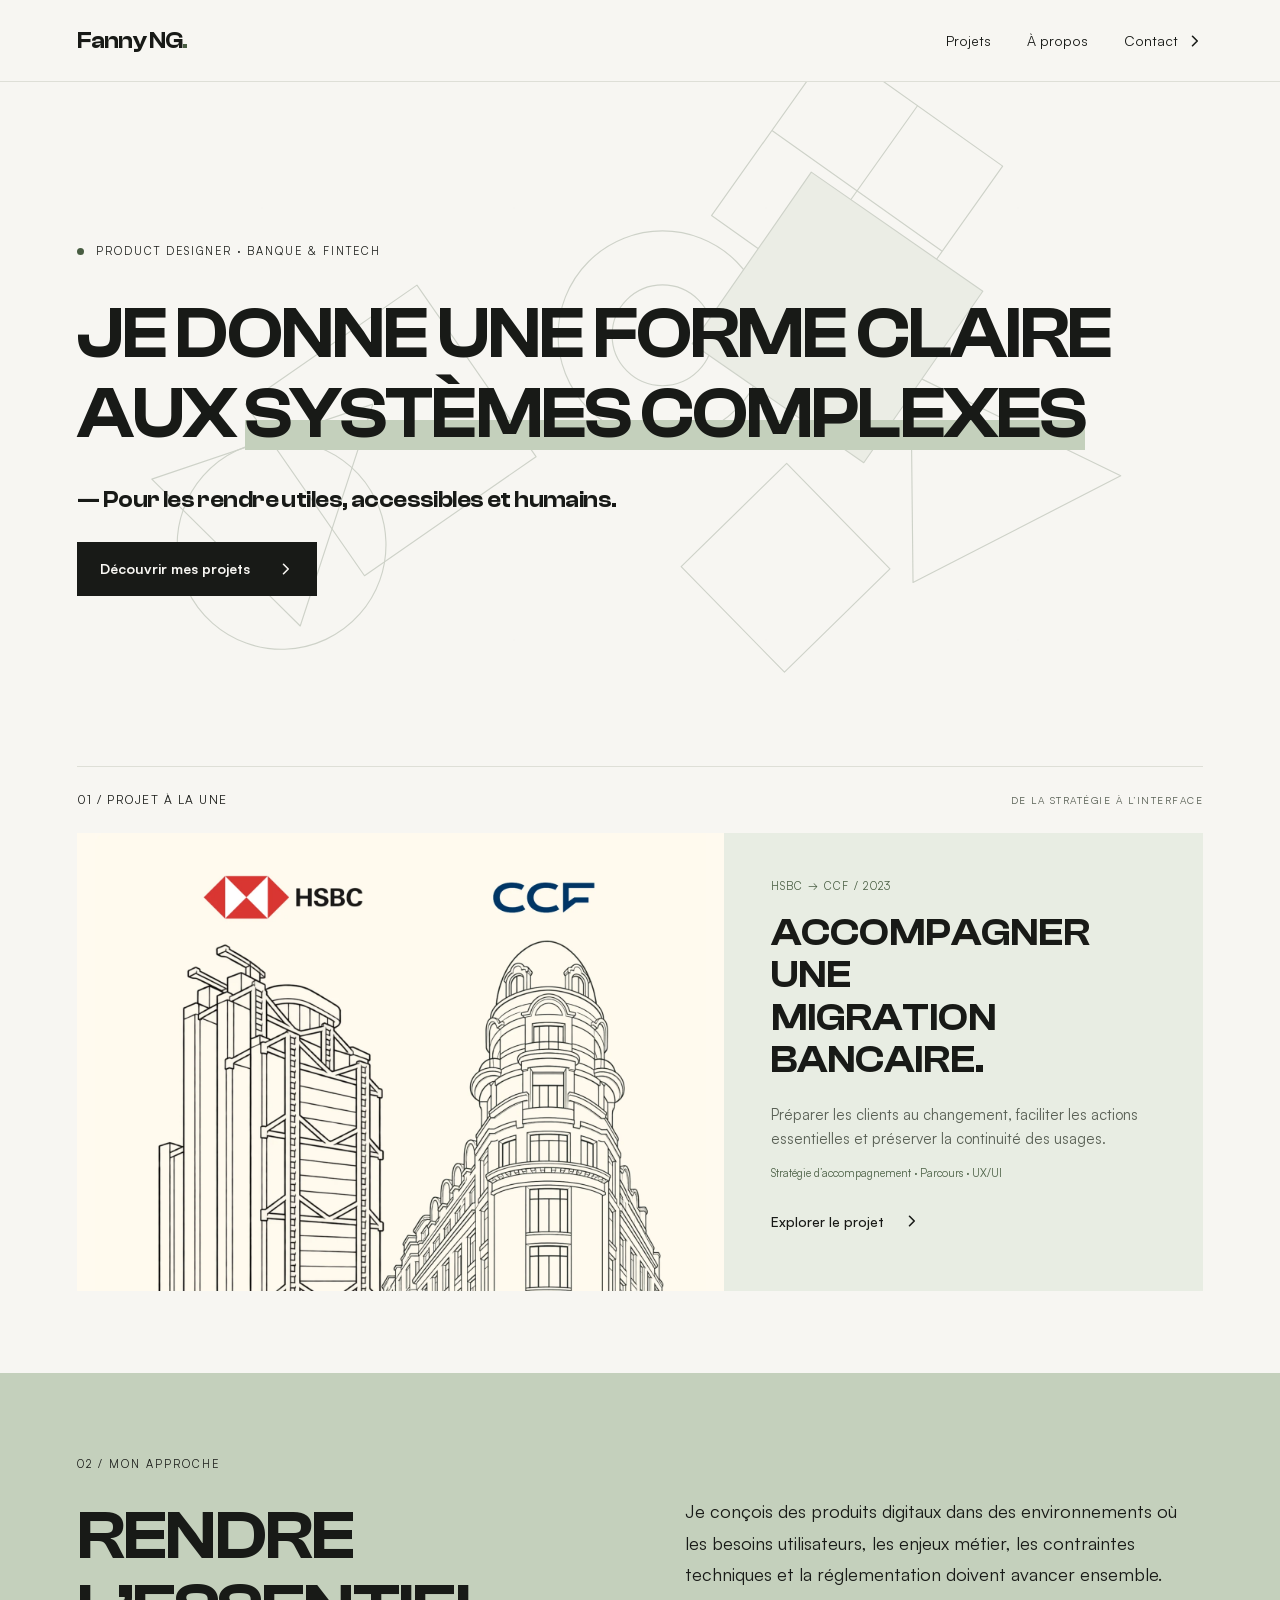
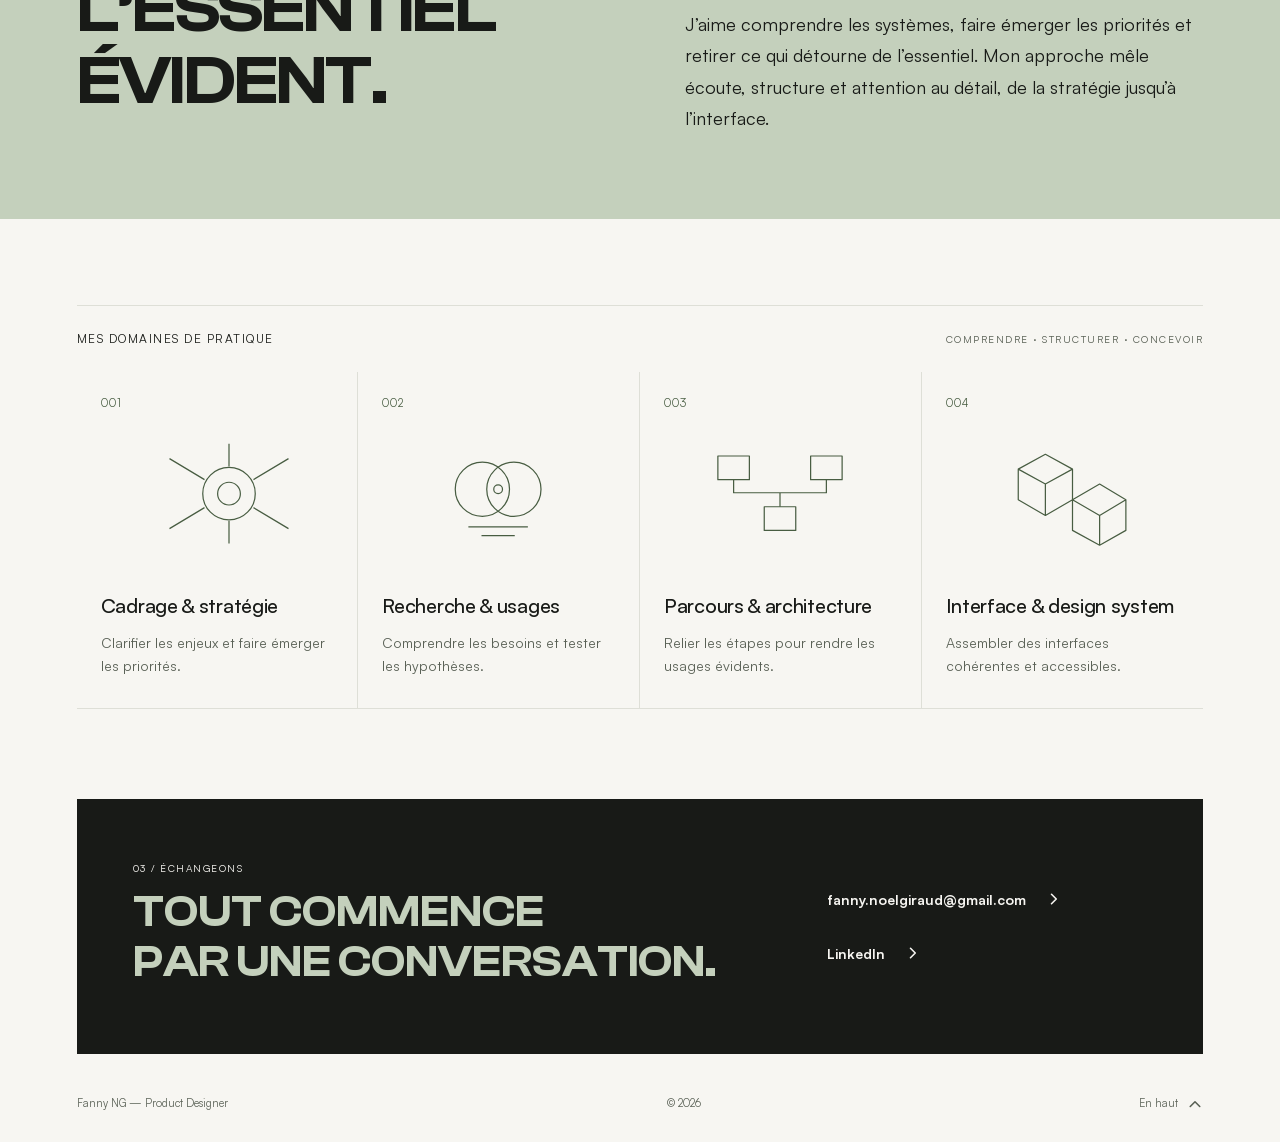
<file: index.html>
<!doctype html><html lang="fr"><head><meta charset="utf-8"><meta name="viewport" content="width=device-width,initial-scale=1"><meta name="description" content="Fanny NG, Product Designer. Donner une forme claire aux systèmes complexes. Banque, fintech et expériences digitales."><title>Fanny NG — Product Designer</title><link rel="stylesheet" href="assets/css/styles.css"></head><body><a class="skip" href="#main">Aller au contenu</a><div id="home"><div class="wrap"><header class="nav"><a class="brand" href="#accueil">Fanny NG<span>.</span></a><nav aria-label="Navigation principale"><a href="#projets">Projets</a><a href="#apropos">À propos</a><a href="#contact">Contact <svg class="action-chevron " aria-hidden="true" viewBox="0 0 16 16" focusable="false"><path d="M5.5 3.25 10.25 8 5.5 12.75"></path></svg></a></nav></header><main id="main"><section class="hero" id="accueil"><div class="clarity-art hero-background" aria-hidden="true"><svg class="clarity-svg" viewbox="0 0 360 190" preserveaspectratio="xMidYMid slice" aria-hidden="true"><g class="clarity-guides" fill="none" stroke="currentColor" stroke-width="1"><path d="M45 35H315M45 95H315M45 155H315M75 15V175M145 15V175M215 15V175M285 15V175"></path></g><g fill="none" stroke="currentColor" stroke-width="1.5"><g class="module m1"><rect x="46" y="36" width="58" height="58"></rect></g><g class="module m2"><circle cx="145" cy="65" r="29"></circle></g><g class="module m3"><path d="M186 94L215 36L244 94Z"></path></g><g class="module m4"><path d="M256 36H314V94H256ZM256 65H314M285 36V94"></path></g><g class="module m5"><circle cx="75" cy="125" r="29"></circle><circle cx="75" cy="125" r="14"></circle></g><g class="module m6"><path d="M116 154L145 96L174 154Z"></path></g><g class="module m7"><rect x="186" y="96" width="58" height="58" fill="#c4d0bc"></rect></g><g class="module m8"><path d="M256 125L285 96L314 125L285 154Z"></path></g></g></svg></div><div class="eyebrow"><i class="dot"></i> Product Designer · Banque &amp; fintech</div><h1><span class="hero-line">Je donne une forme claire</span> <span class="hero-line">aux <em>systèmes complexes</em></span></h1><div class="hero-bottom"><div class="hero-message"><p><span class="hero-dash" aria-hidden="true">—</span> Pour les rendre utiles, accessibles et humains.</p><a class="link hero-cta" href="#projets">Découvrir mes projets <svg class="action-chevron " aria-hidden="true" viewBox="0 0 16 16" focusable="false"><path d="M5.5 3.25 10.25 8 5.5 12.75"></path></svg></a></div></div></section><section id="projets"><div class="section-title"><span>01 / Projet à la une</span><small>De la stratégie à l’interface</small></div><a class="project" href="projets/migration-hsbc-ccf/" aria-label="Lire le projet HSBC vers CCF"><div class="project-image"><picture><source media="(min-width: 801px)" srcset="assets/hsbc-ccf-desktop.webp" width="1600" height="1200"><img src="assets/hsbc-ccf-mobile.webp" width="1600" height="900" alt="La tour HSBC et la façade historique du CCF dessinées au trait sous leurs logos."></picture></div><div class="project-copy"><span class="eyebrow">HSBC → CCF / 2023</span><h2>Accompagner une<br>migration bancaire.</h2><p>Préparer les clients au changement, faciliter les actions essentielles et préserver la continuité des usages.</p><div class="tags">Stratégie d’accompagnement · Parcours · UX/UI</div><span class="link action-secondary">Explorer le projet <svg class="action-chevron " aria-hidden="true" viewBox="0 0 16 16" focusable="false"><path d="M5.5 3.25 10.25 8 5.5 12.75"></path></svg></span></div></a></section><section class="about" id="apropos"><div><span class="eyebrow">02 / Mon approche</span><h2>Rendre<br> l’essentiel<br> évident.</h2></div><div><p>Je conçois des produits digitaux dans des environnements où les besoins utilisateurs, les enjeux métier, les contraintes techniques et la réglementation doivent avancer ensemble.</p><p>J’aime comprendre les systèmes, faire émerger les priorités et retirer ce qui détourne de l’essentiel. Mon approche mêle écoute, structure et attention au détail, de la stratégie jusqu’à l’interface.</p></div></section><section class="expertise" aria-label="Domaines de pratique"><div class="section-title"><span>Mes domaines de pratique</span><small>Comprendre · Structurer · Concevoir</small></div><div class="practices"><div class="practice" tabindex="0"><span class="practice-num">001</span><svg viewbox="0 0 160 130" aria-hidden="true" fill="none" stroke="currentColor" stroke-width="1.4" stroke-linejoin="round"><circle cx="80" cy="60" r="30"></circle><circle cx="80" cy="60" r="13"></circle><path d="M12 20L52 44M12 100L52 76M148 20L108 44M148 100L108 76M80 3V29M80 91V117"></path></svg><h3>Cadrage &amp; stratégie</h3><p>Clarifier les enjeux et faire émerger les priorités.</p></div><div class="practice" tabindex="0"><span class="practice-num">002</span><svg viewbox="0 0 160 130" aria-hidden="true" fill="none" stroke="currentColor" stroke-width="1.4" stroke-linejoin="round"><circle cx="61" cy="55" r="31"></circle><circle cx="97" cy="55" r="31"></circle><path d="M45 98H113M60 108H98"></path><circle cx="79" cy="55" r="5"></circle></svg><h3>Recherche &amp; usages</h3><p>Comprendre les besoins et tester les hypothèses.</p></div><div class="practice" tabindex="0"><span class="practice-num">003</span><svg viewbox="0 0 160 130" aria-hidden="true" fill="none" stroke="currentColor" stroke-width="1.4" stroke-linejoin="round"><rect x="9" y="17" width="36" height="27"></rect><rect x="62" y="75" width="36" height="27"></rect><rect x="115" y="17" width="36" height="27"></rect><path d="M27 44V59H80V75M80 59H133V44"></path></svg><h3>Parcours &amp; architecture</h3><p>Relier les étapes pour rendre les usages évidents.</p></div><div class="practice" tabindex="0"><span class="practice-num">004</span><svg viewbox="0 0 160 130" aria-hidden="true" fill="none" stroke="currentColor" stroke-width="1.4" stroke-linejoin="round"><path d="M30 32L61 15L92 32L61 49ZM30 32V67L61 85L92 67V32M61 49V85M92 67L123 49L153 67L123 85ZM92 67V102L123 119L153 102V67M123 85V119"></path></svg><h3>Interface &amp; design system</h3><p>Assembler des interfaces cohérentes et accessibles.</p></div></div></section><section class="contact" id="contact"><div><small>03 / ÉCHANGEONS</small><h2>Tout commence<br>par une conversation.</h2></div><div class="contact-links" aria-label="Coordonnées de contact"><a class="action-secondary" href="mailto:fanny.noelgiraud@gmail.com">fanny.noelgiraud@gmail.com <svg class="action-chevron " aria-hidden="true" viewBox="0 0 16 16" focusable="false"><path d="M5.5 3.25 10.25 8 5.5 12.75"></path></svg></a><a class="action-secondary" href="https://fr.linkedin.com/in/fanny-noelgiraud" target="_blank" rel="noopener noreferrer">LinkedIn <svg class="action-chevron " aria-hidden="true" viewBox="0 0 16 16" focusable="false"><path d="M5.5 3.25 10.25 8 5.5 12.75"></path></svg></a></div></section></main><footer><span>Fanny NG — Product Designer</span><span>© 2026</span><a href="#accueil">En haut <svg class="action-chevron chevron-up" aria-hidden="true" viewBox="0 0 16 16" focusable="false"><path d="M5.5 3.25 10.25 8 5.5 12.75"></path></svg></a></footer></div></div><dialog class="asset-dialog" aria-labelledby="asset-title"><div class="asset-toolbar"><p id="asset-title"></p><div class="asset-tools"><button type="button" id="asset-zoom" aria-pressed="false">Taille réelle</button><button type="button" id="asset-close">Fermer ×</button></div></div><div class="asset-scroll"><img id="asset-full" alt=""></div></dialog><script>
const motionPreference=window.matchMedia('(prefers-reduced-motion: reduce)');
const clarity=document.querySelector('.hero-background');
const hero=document.querySelector('.hero');
const moduleStarts=[[36,32,-35,75,65],[-65,64,20,145,65],[70,45,90,215,65],[-45,-35,-55,285,65],[112,-55,0,75,125],[-60,-15,45,145,125],[20,-60,35,215,125],[-65,10,-90,285,125]];
const modules=[...clarity.querySelectorAll('.module')];
let heroFrame=false;
let displayedHeroProgress=0;
let lastHeroFrameTime=0;
function updateHeroArt(timestamp){
 heroFrame=false;
 if(document.getElementById('home').classList.contains('hidden')){lastHeroFrameTime=0;return;}
 const rect=hero.getBoundingClientRect();
 const target=Math.max(0,Math.min(1,(82-rect.top)/(rect.height*.72)));
 const now=typeof timestamp==='number'?timestamp:performance.now();
 const dt=lastHeroFrameTime?Math.min(64,now-lastHeroFrameTime):16.7;
 lastHeroFrameTime=now;
 if(motionPreference.matches){displayedHeroProgress=1;}
 else{
  displayedHeroProgress+=(target-displayedHeroProgress)*(1-Math.exp(-dt/120));
  if(Math.abs(target-displayedHeroProgress)<.0005)displayedHeroProgress=target;
 }
 const t=displayedHeroProgress;
 // Quintic easing: gentle start, pronounced acceleration, soft landing.
 const progress=motionPreference.matches?1:t*t*t*(t*(t*6-15)+10);
 modules.forEach((node,i)=>{const [x,y,r,cx,cy]=moduleStarts[i];const remaining=1-progress;node.setAttribute('transform',`translate(${x*remaining} ${y*remaining}) rotate(${r*remaining} ${cx} ${cy})`)});
 clarity.querySelector('.clarity-guides').style.opacity=String(.05+.18*progress);
 if(!motionPreference.matches&&displayedHeroProgress!==target){heroFrame=true;requestAnimationFrame(updateHeroArt);}
 else{lastHeroFrameTime=0;}
}
function queueHeroArt(){if(!heroFrame){heroFrame=true;requestAnimationFrame(updateHeroArt)}}
window.addEventListener('scroll',queueHeroArt,{passive:true});
window.addEventListener('resize',queueHeroArt);
window.addEventListener('hashchange',queueHeroArt);
motionPreference.addEventListener('change',queueHeroArt);
if(document.fonts)document.fonts.ready.then(queueHeroArt);
updateHeroArt();
const navLinks=[...document.querySelectorAll('#home nav a')];
function updateNavigation(){if(document.getElementById('home').classList.contains('hidden'))return;let current='';for(const id of ['projets','apropos','contact']){if(document.getElementById(id).getBoundingClientRect().top<=window.innerHeight*.45)current='#'+id;}if(window.scrollY+window.innerHeight>=document.documentElement.scrollHeight-10)current='#contact';navLinks.forEach(a=>{if(a.getAttribute('href')===current)a.setAttribute('aria-current','location');else a.removeAttribute('aria-current')});}
let navPending=false;window.addEventListener('scroll',()=>{if(!navPending){navPending=true;requestAnimationFrame(()=>{updateNavigation();navPending=false})}},{passive:true});
window.addEventListener('hashchange',updateNavigation);updateNavigation();

const phaseTabs=[...document.querySelectorAll('.phase-tabs [role=tab]')];
function selectPhase(tab){phaseTabs.forEach(t=>{const active=t===tab;t.setAttribute('aria-selected',String(active));t.tabIndex=active?0:-1;document.getElementById(t.getAttribute('aria-controls')).hidden=!active;});}
phaseTabs.forEach((tab,i)=>{tab.addEventListener('click',()=>selectPhase(tab));tab.addEventListener('keydown',e=>{let next;if(e.key==='ArrowRight')next=(i+1)%phaseTabs.length;if(e.key==='ArrowLeft')next=(i+phaseTabs.length-1)%phaseTabs.length;if(e.key==='Home')next=0;if(e.key==='End')next=phaseTabs.length-1;if(next!==undefined){e.preventDefault();selectPhase(phaseTabs[next]);phaseTabs[next].focus();}})});
const assetDialog=document.querySelector('.asset-dialog'),assetFull=document.getElementById('asset-full'),assetZoom=document.getElementById('asset-zoom');
document.querySelectorAll('.evidence-open').forEach(button=>button.addEventListener('click',()=>{const img=button.querySelector('img');assetFull.src=img.src;assetFull.alt=img.alt;assetFull.classList.remove('natural');assetZoom.textContent='Taille réelle';assetZoom.setAttribute('aria-pressed','false');document.getElementById('asset-title').textContent=img.alt;assetDialog.showModal();document.body.classList.add('asset-open');assetDialog.querySelector('.asset-scroll').scrollTo(0,0);}));
document.getElementById('asset-close').addEventListener('click',()=>assetDialog.close());assetDialog.addEventListener('close',()=>document.body.classList.remove('asset-open'));assetZoom.addEventListener('click',()=>{const natural=assetFull.classList.toggle('natural');assetZoom.textContent=natural?'Ajuster à la largeur':'Taille réelle';assetZoom.setAttribute('aria-pressed',String(natural));});
</script></body></html>
</file>
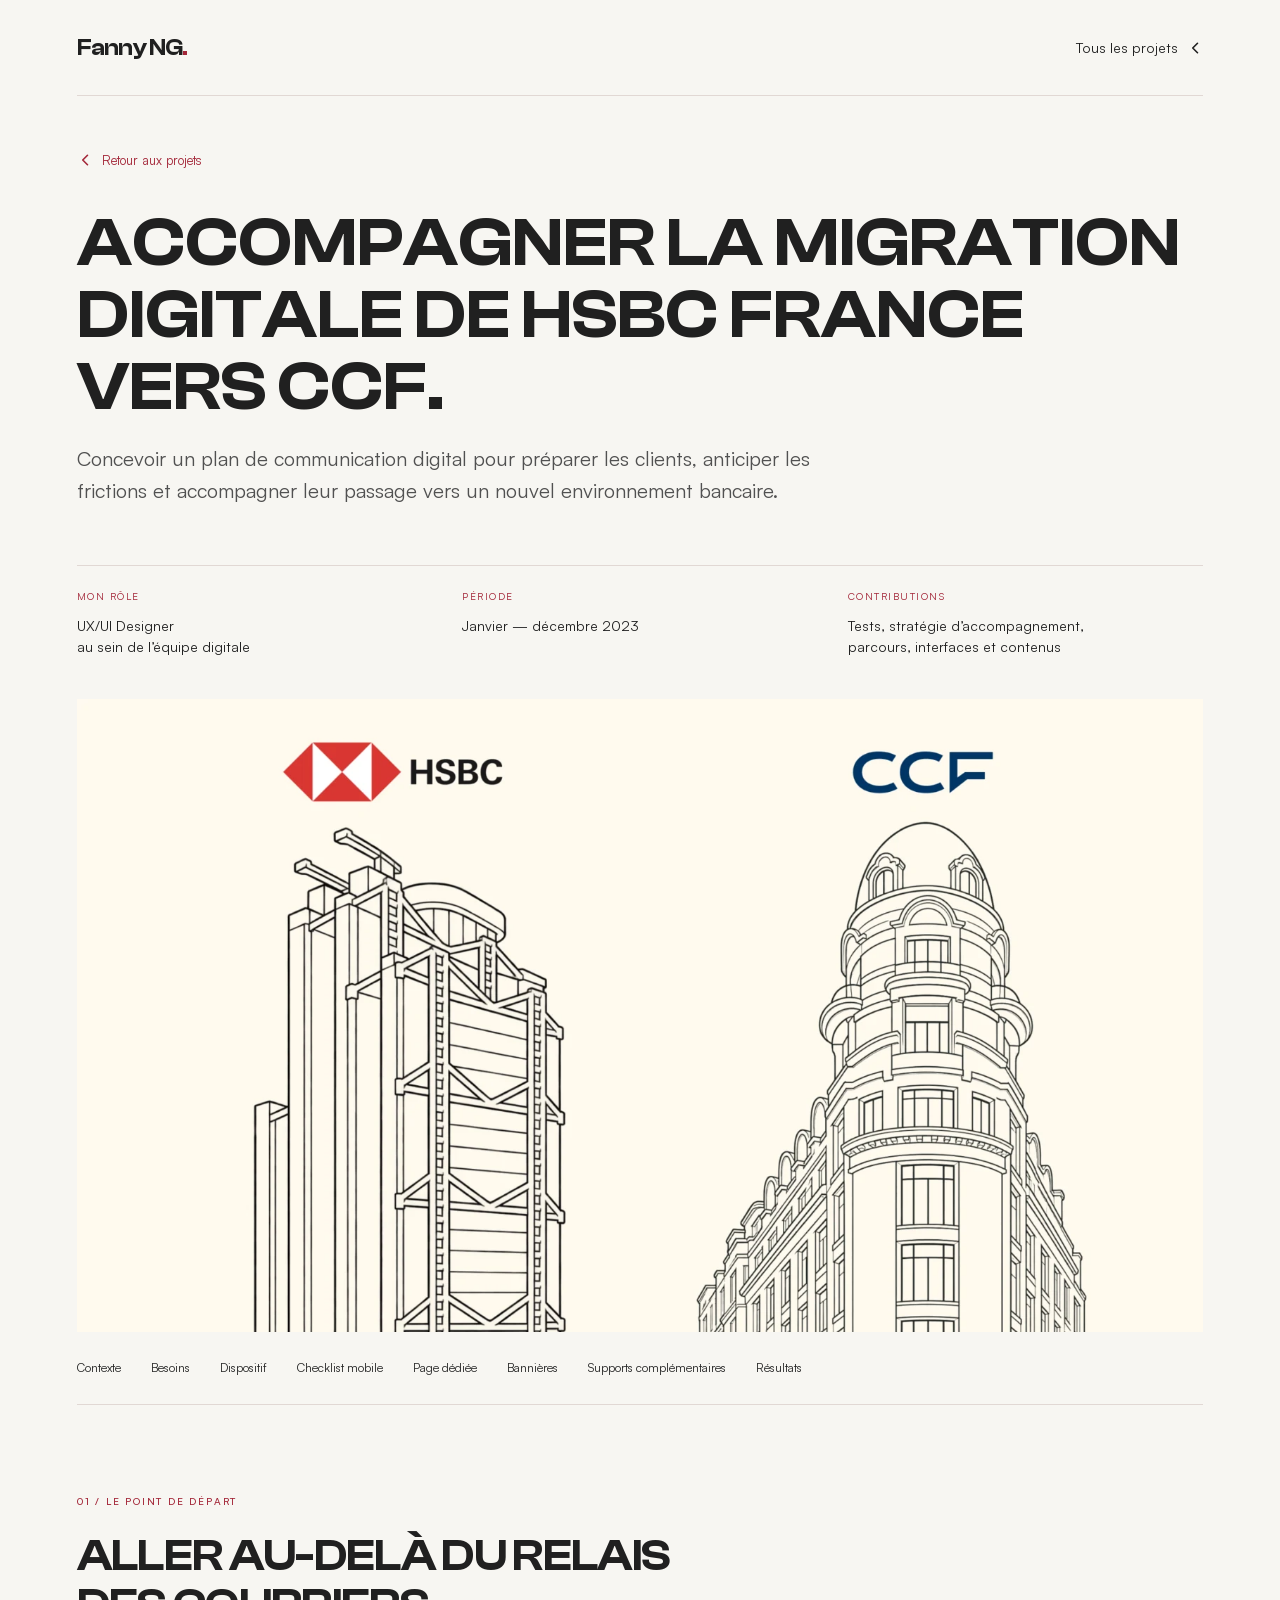
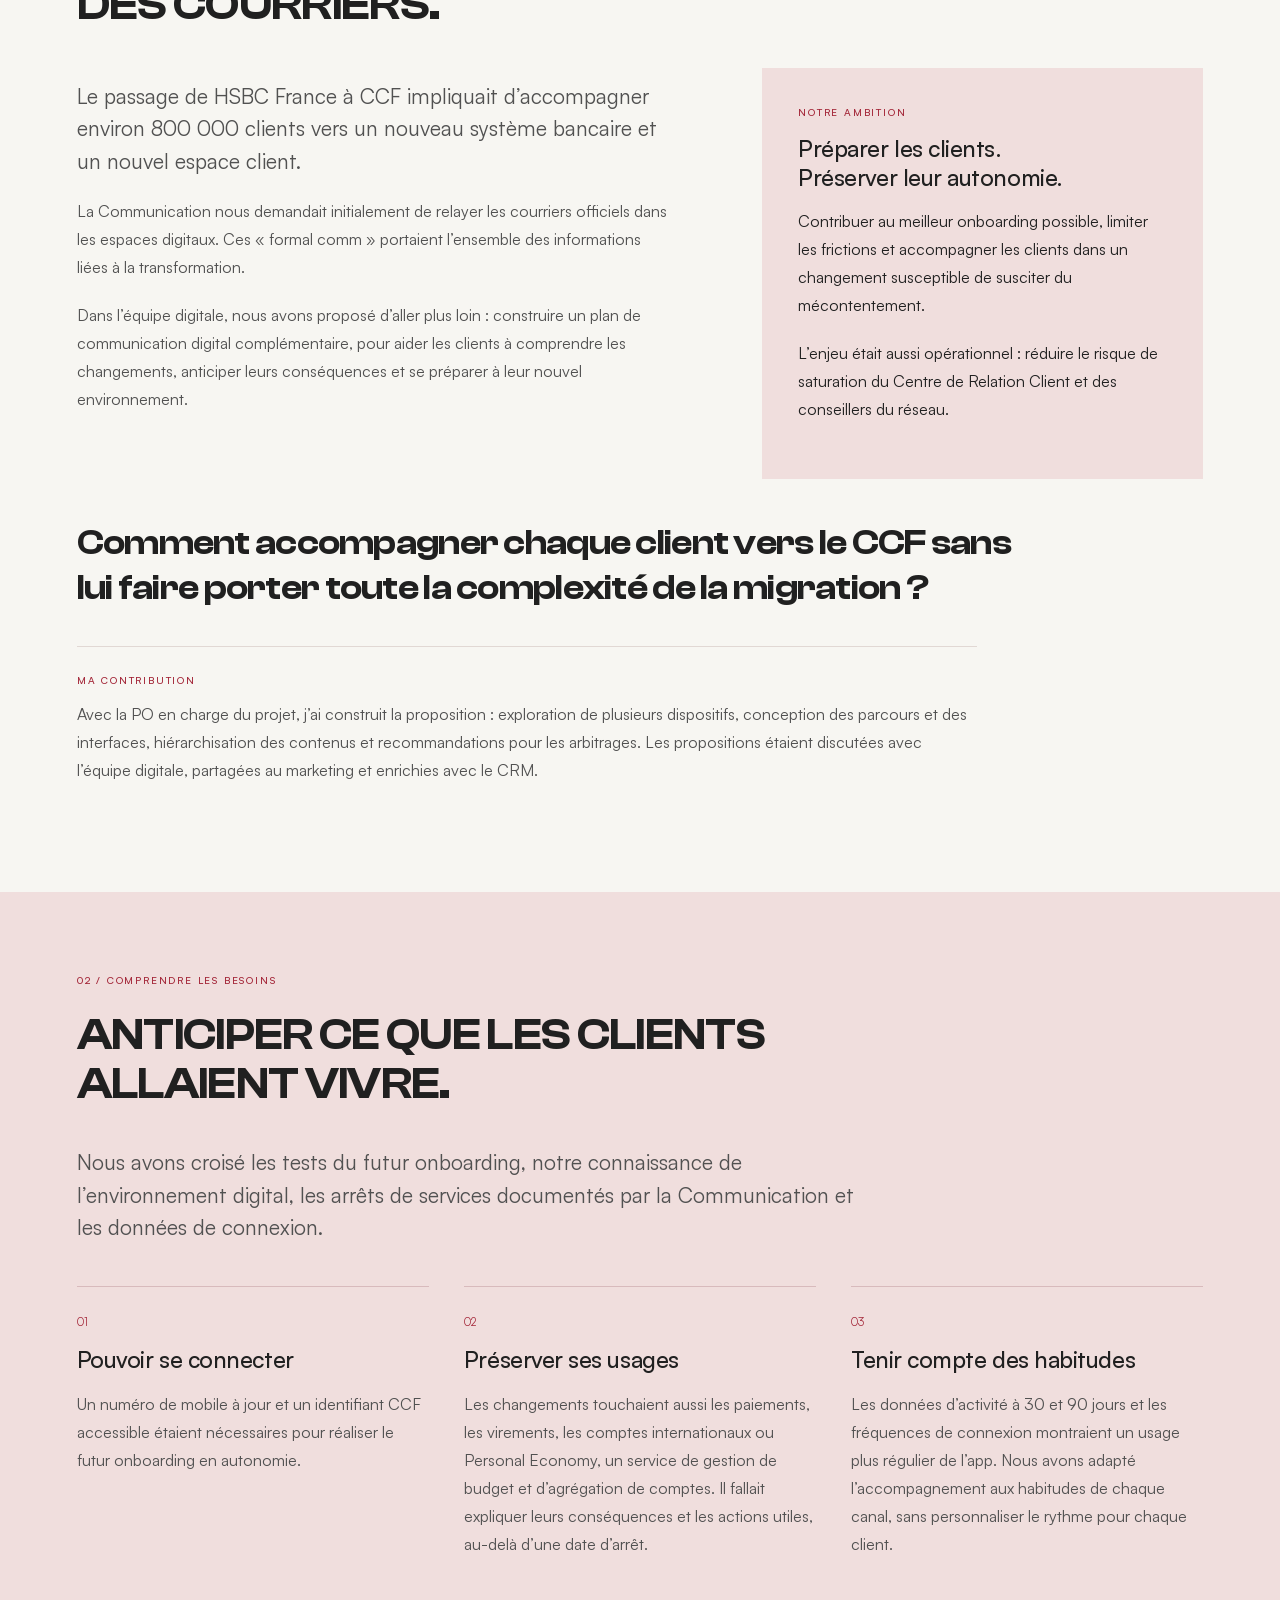
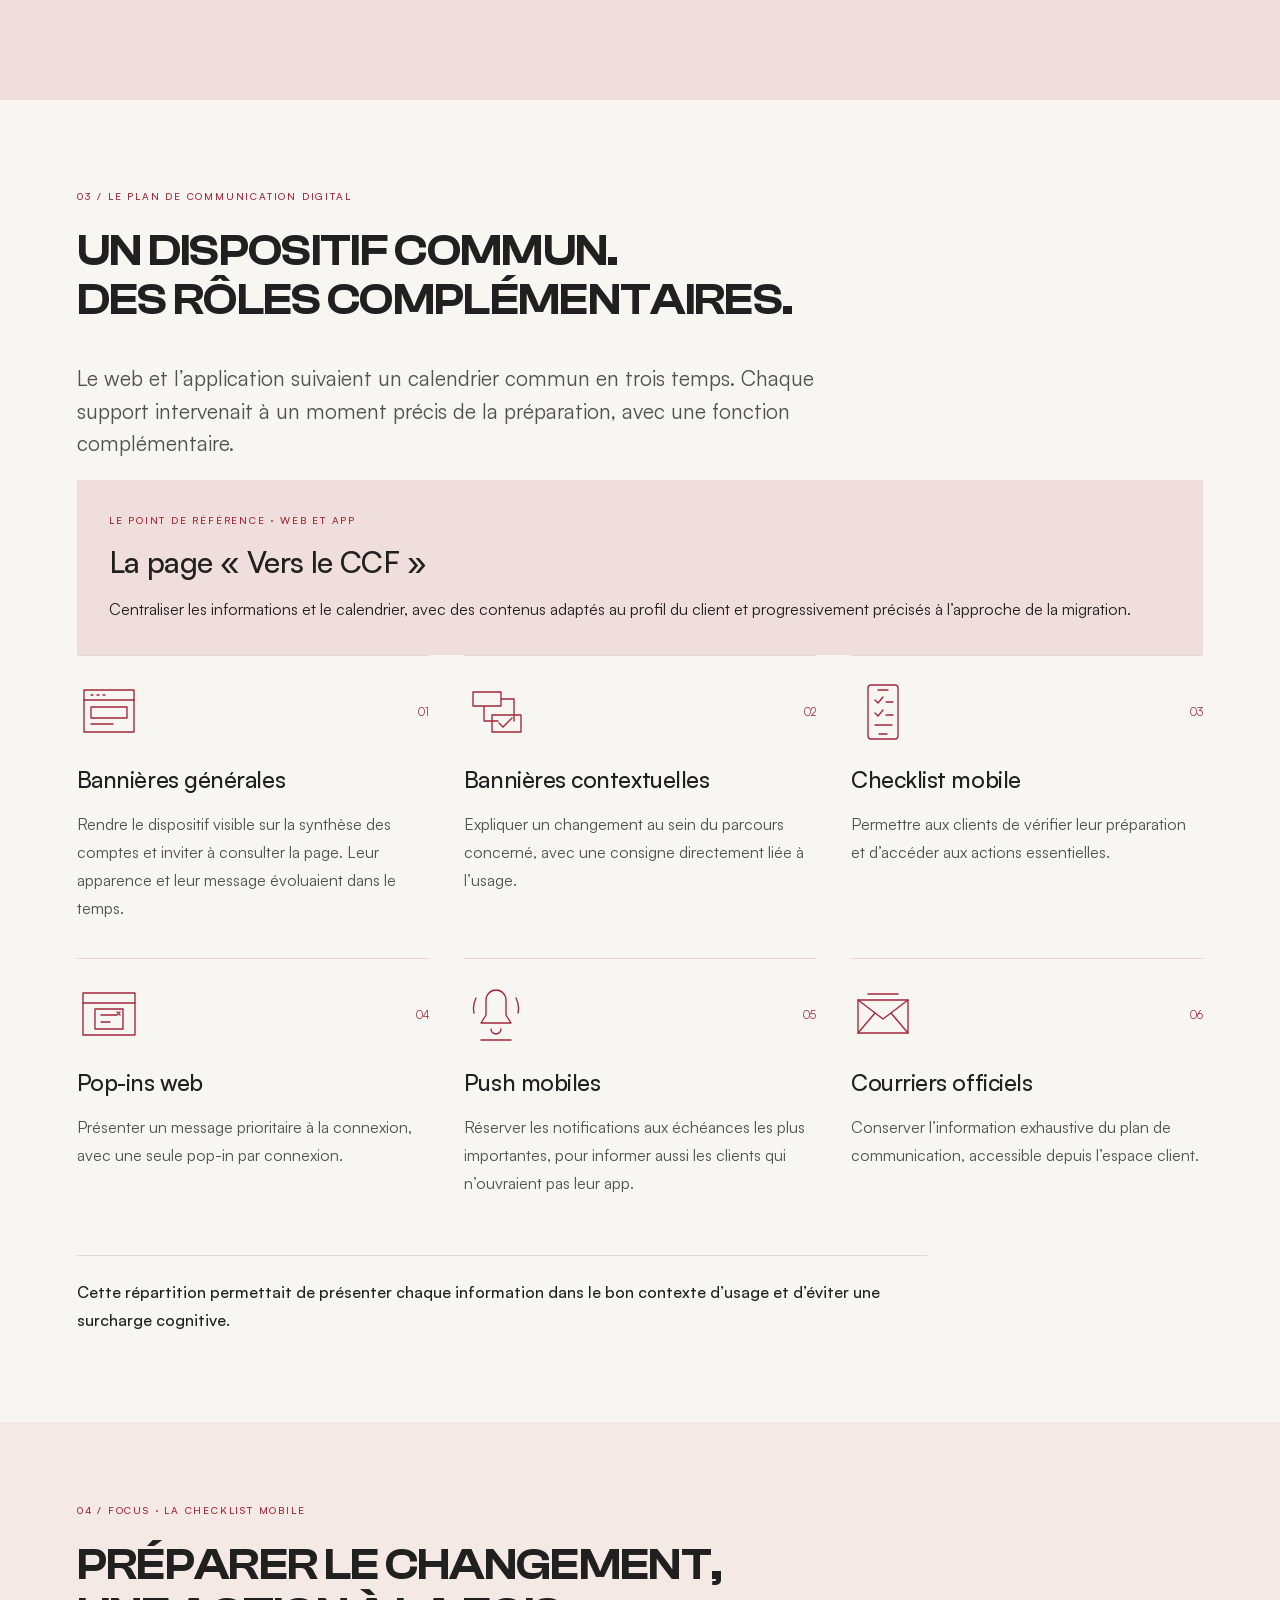
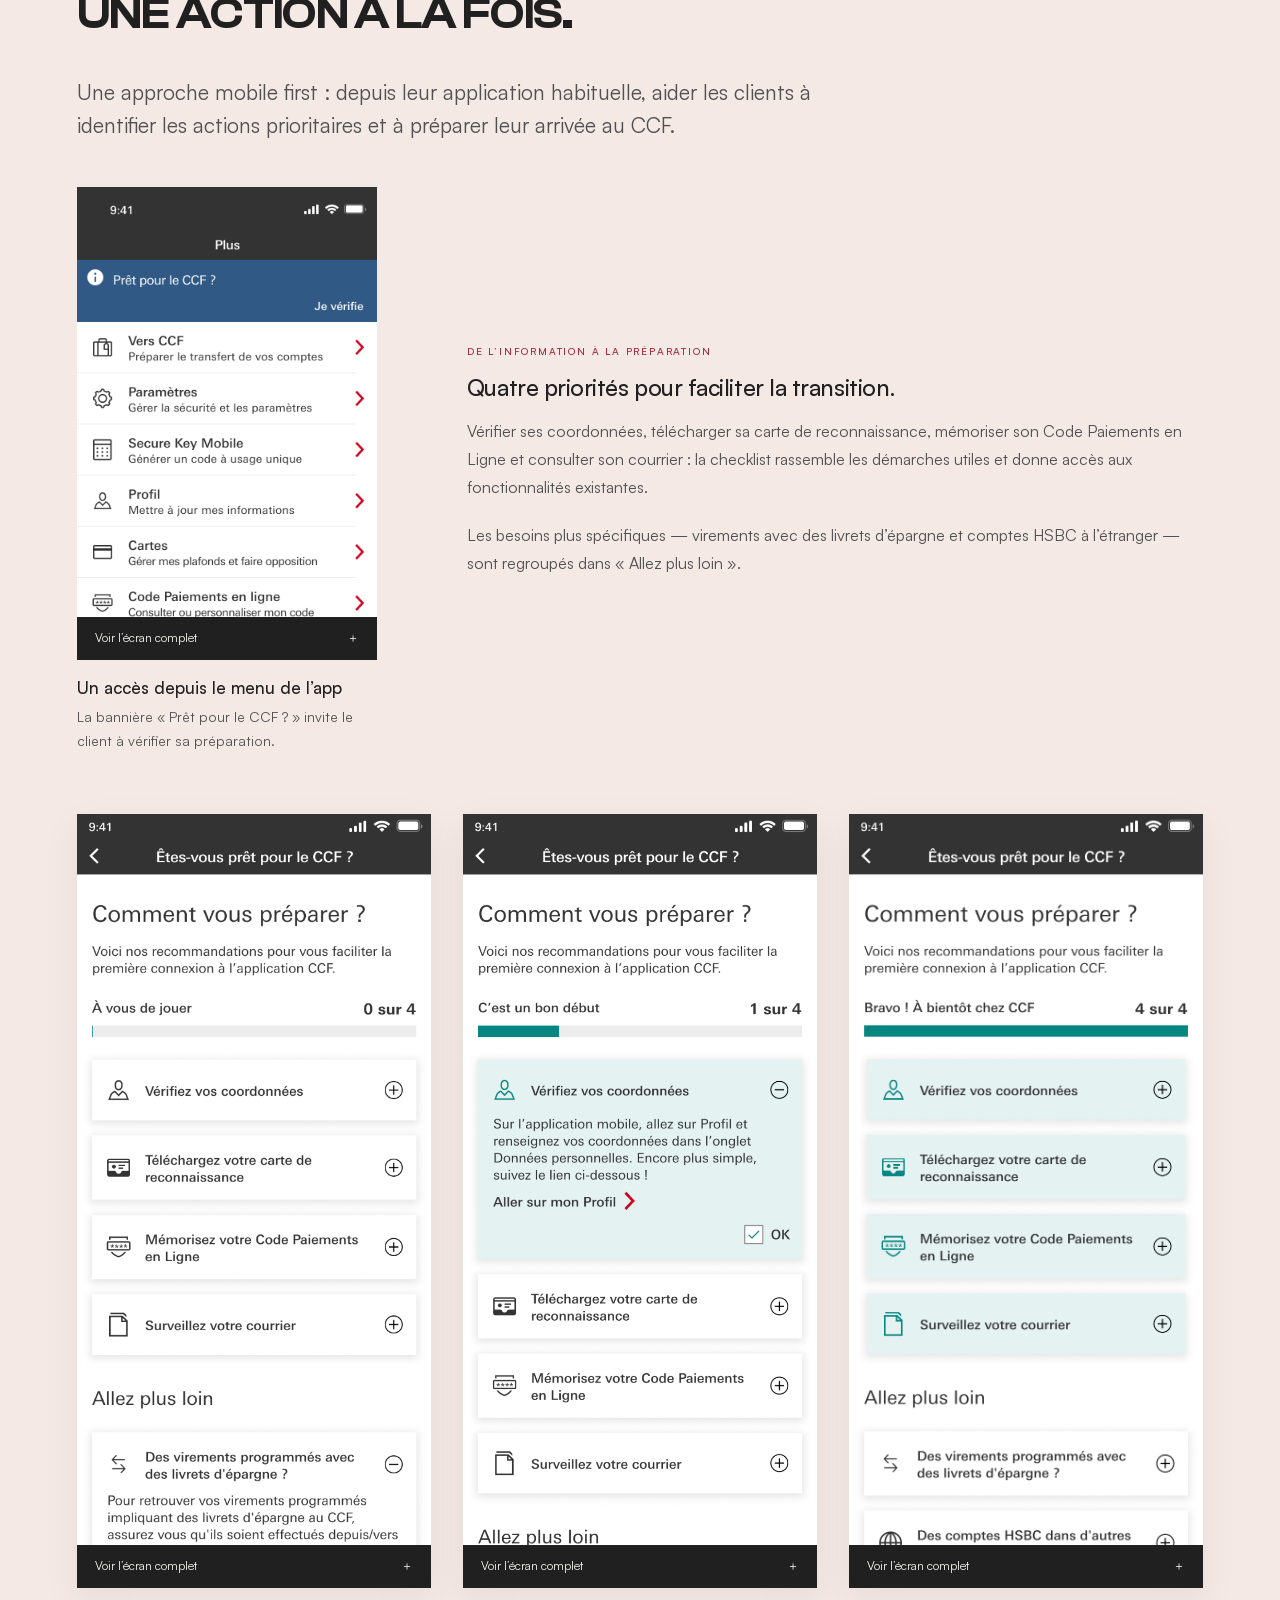
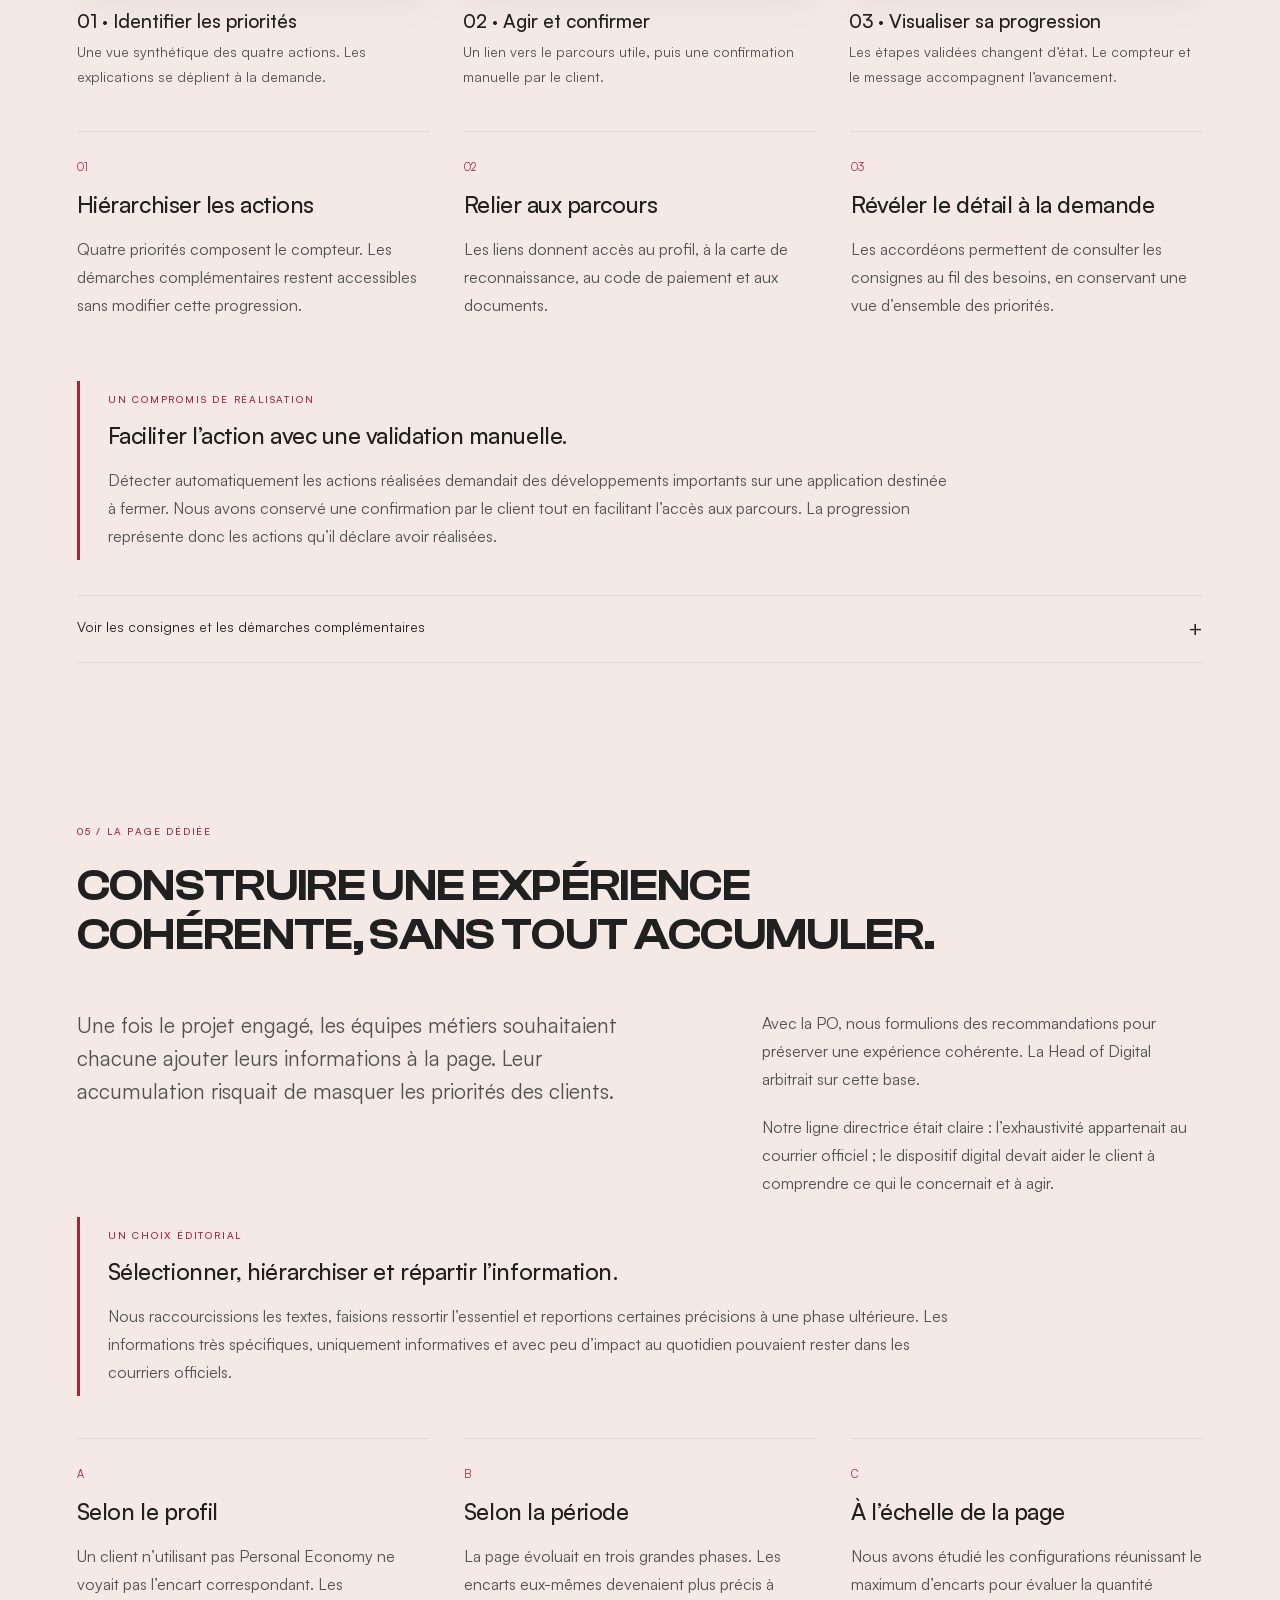
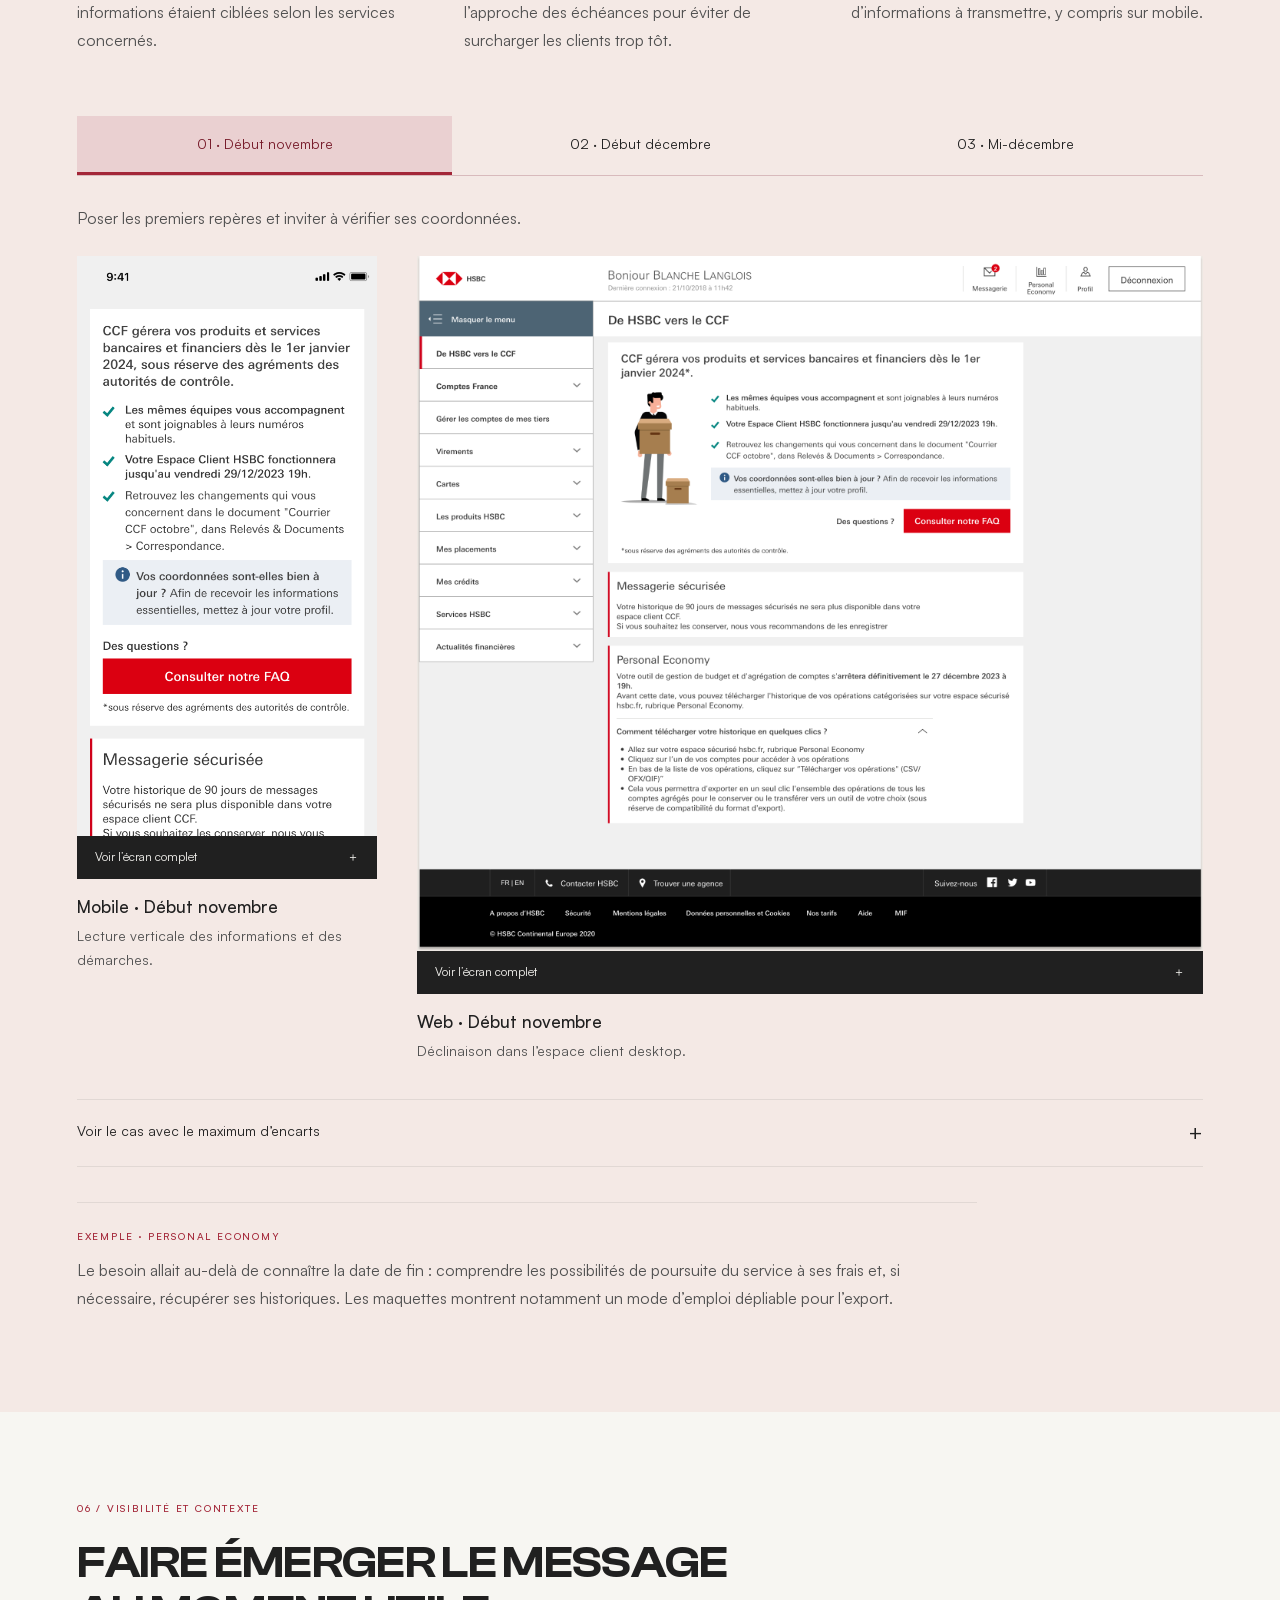
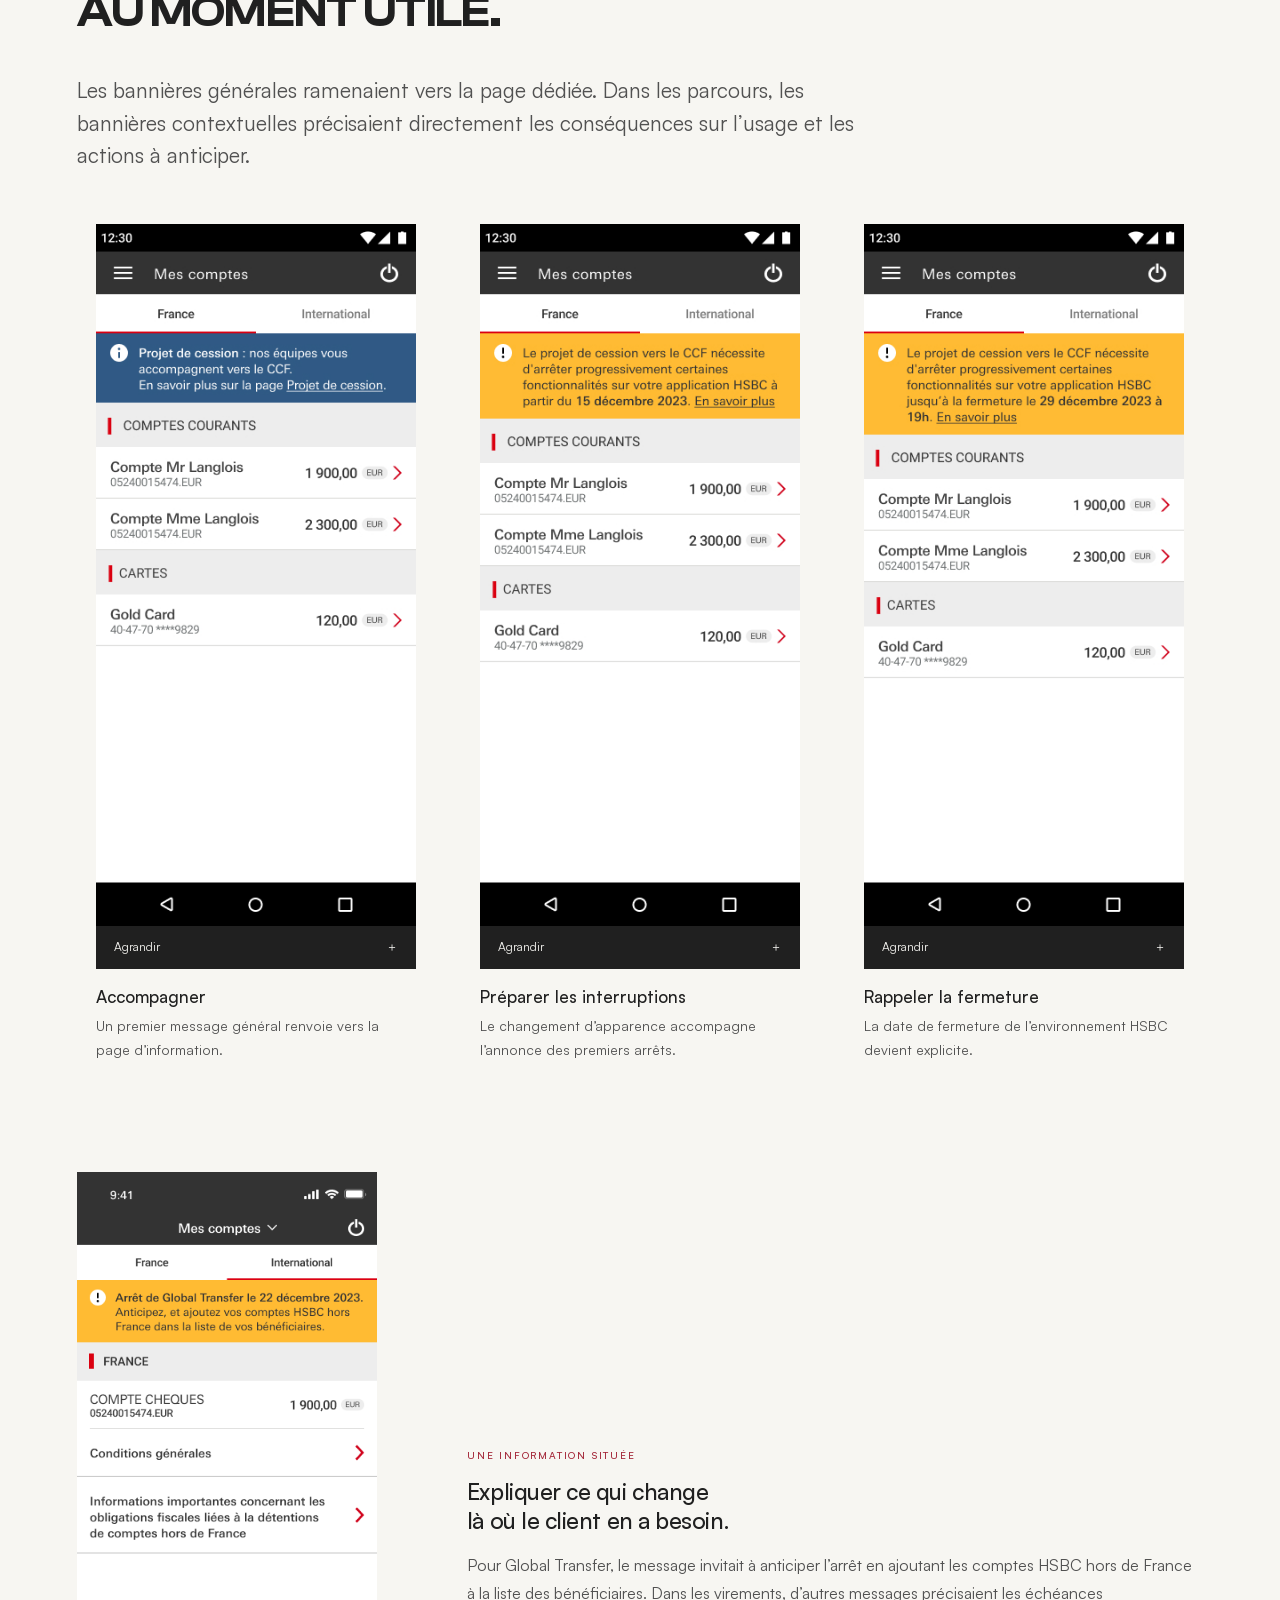
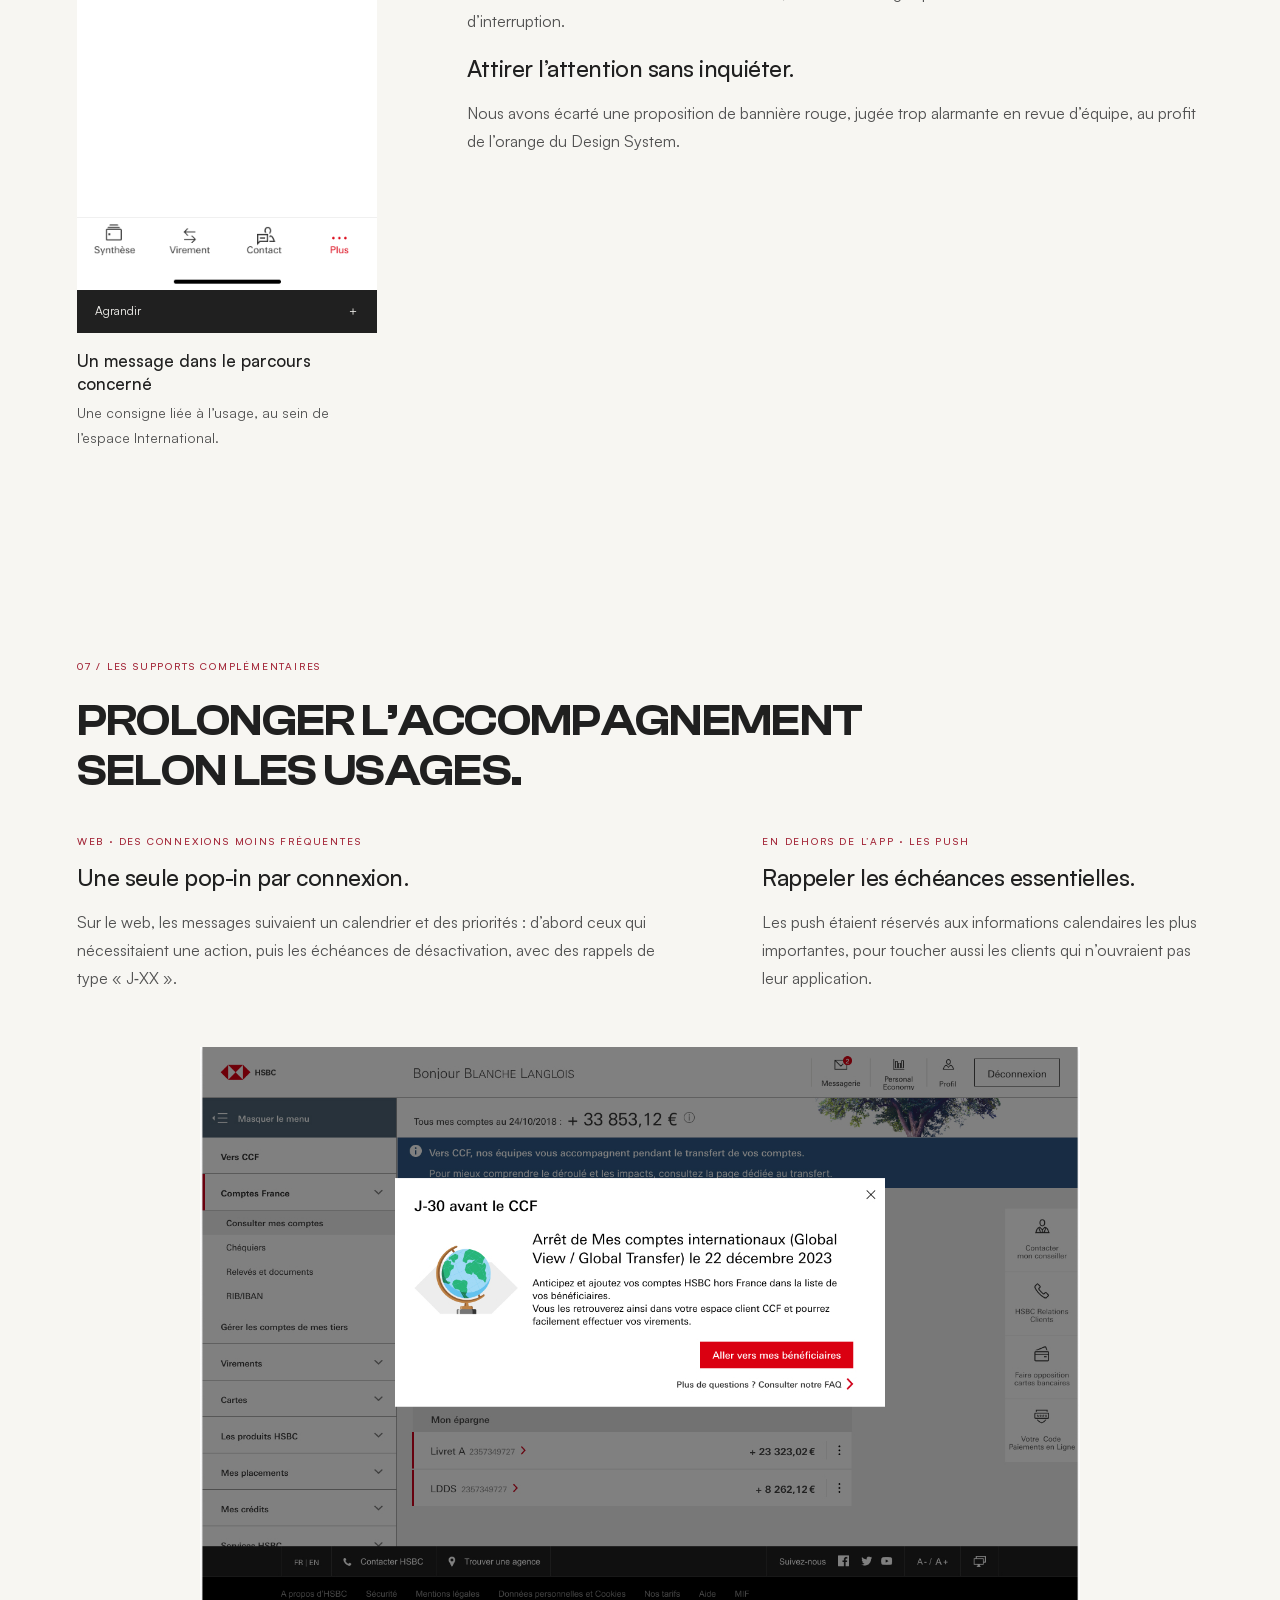
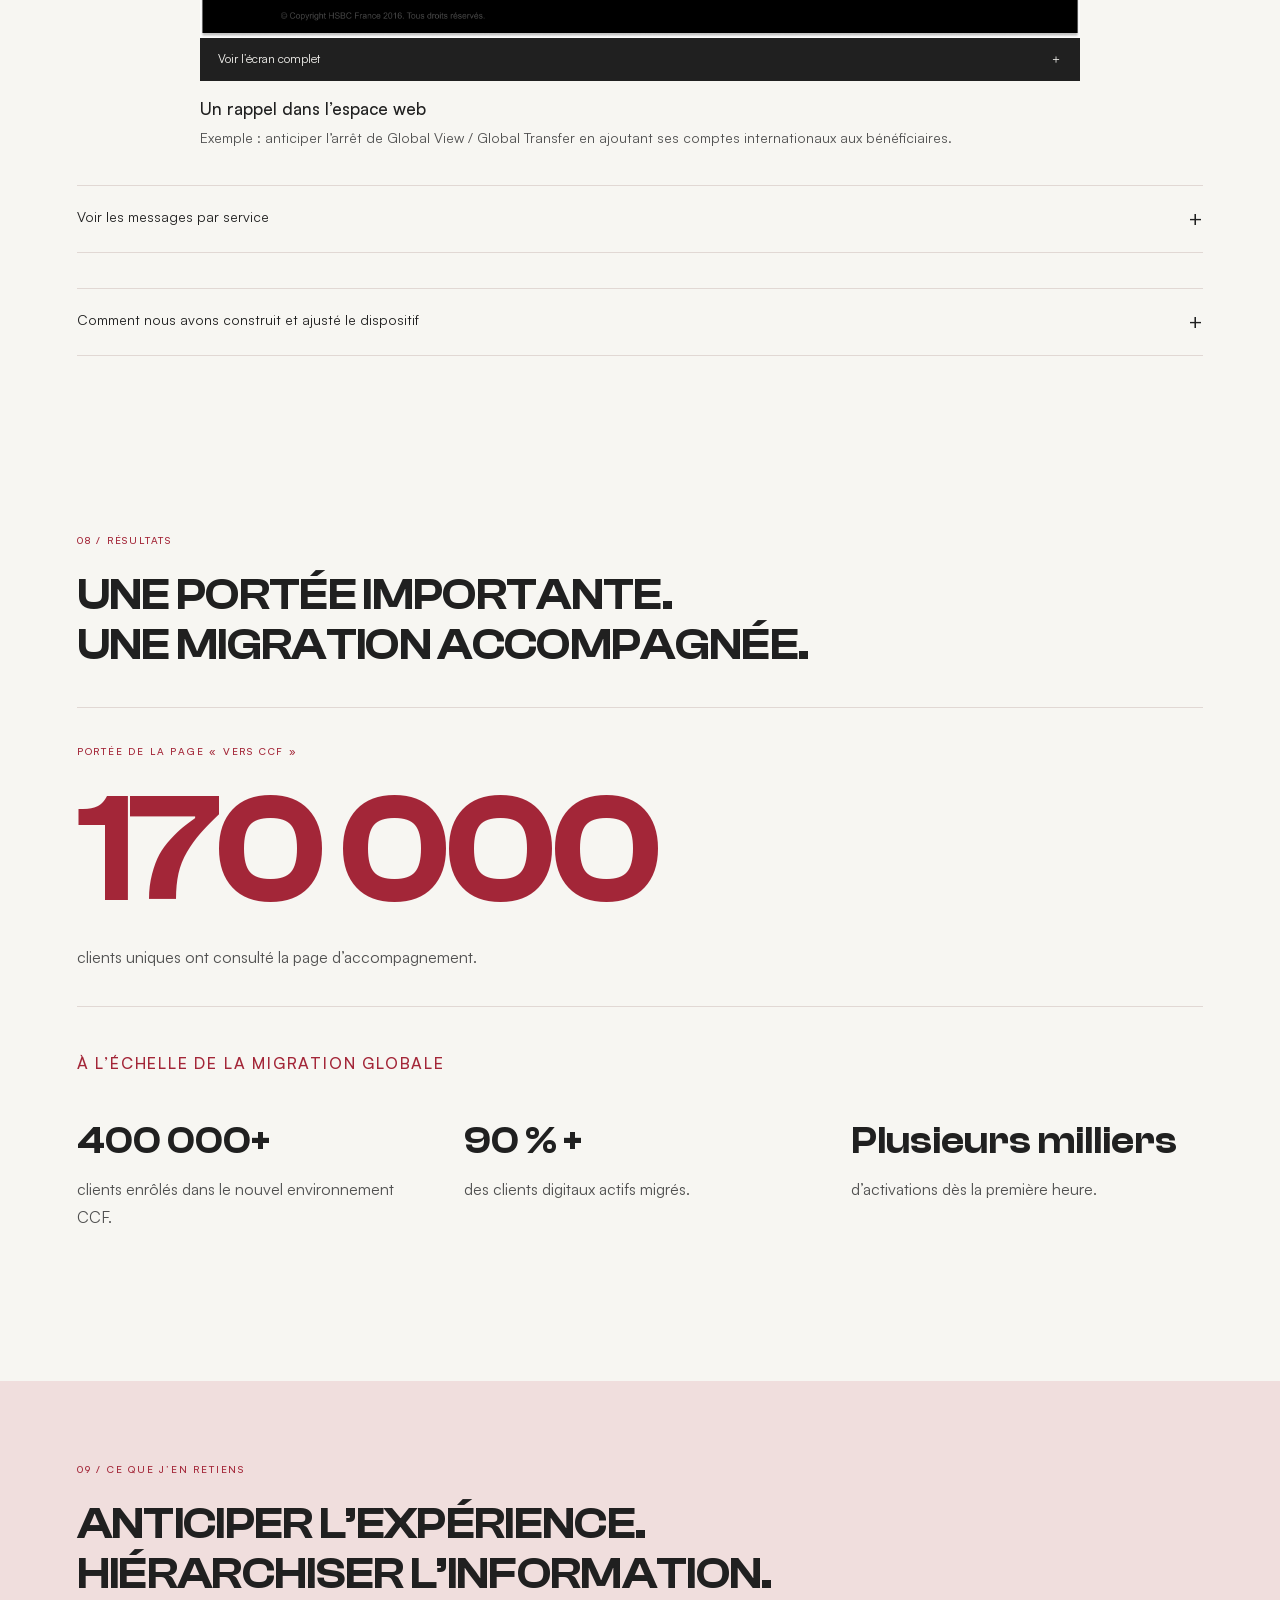
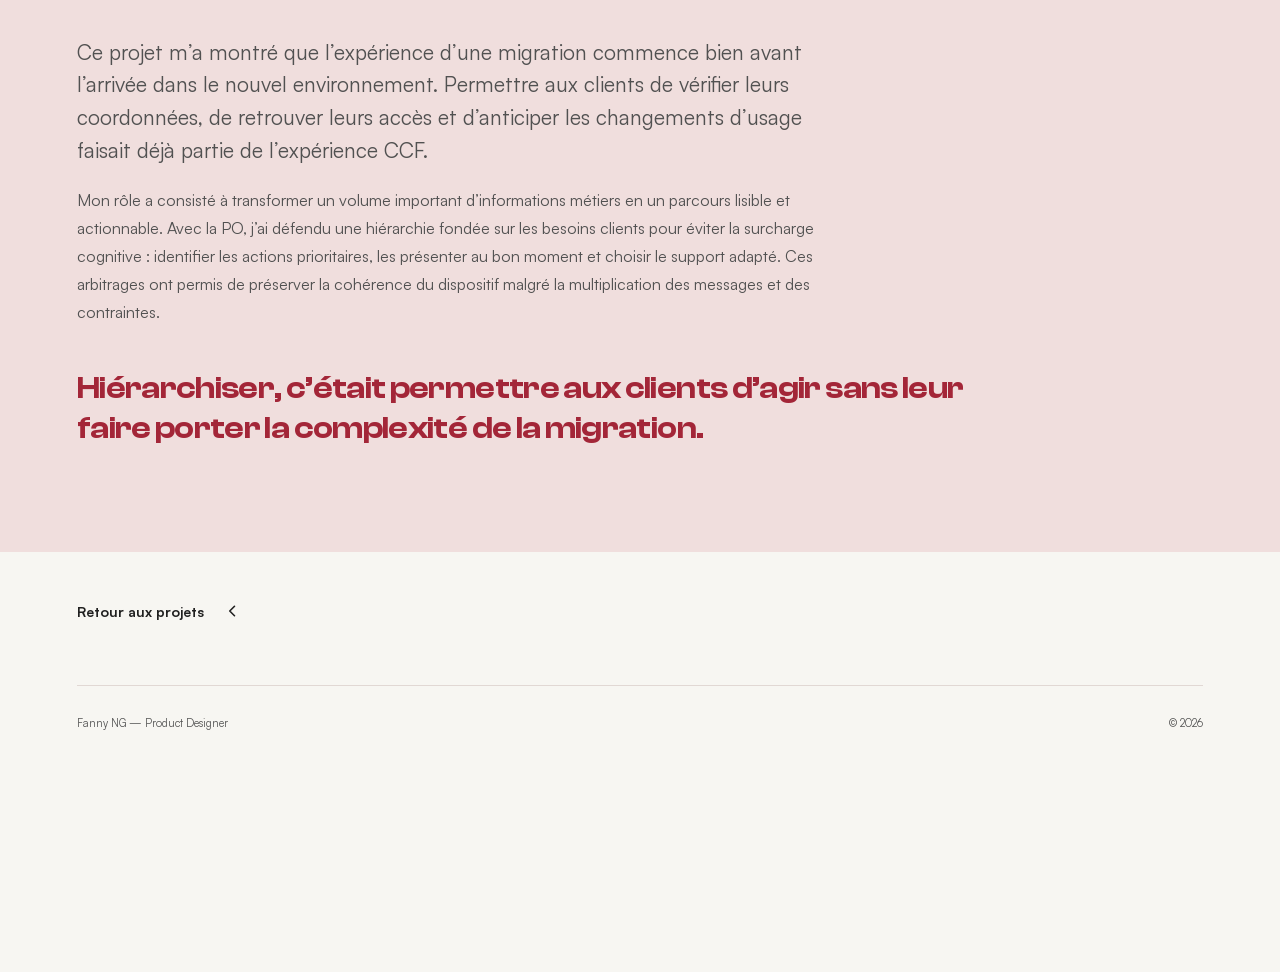
<file: projets/migration-hsbc-ccf/index.html>
<!doctype html><html lang="fr"><head><meta charset="utf-8"><meta name="viewport" content="width=device-width,initial-scale=1"><meta name="description" content="Étude de cas UX : accompagner les clients HSBC France dans leur migration vers CCF, de la stratégie d’information aux interfaces."><title>HSBC → CCF — Fanny NG</title><link rel="stylesheet" href="../../assets/css/styles.css"></head><body><a class="skip" href="#main">Aller au contenu</a><div class="case" id="case"><div class="wrap"><header class="nav"><a class="brand" href="../../#accueil">Fanny NG<span>.</span></a><nav aria-label="Navigation du projet"><a href="../../#projets">Tous les projets <svg class="action-chevron chevron-back" aria-hidden="true" viewBox="0 0 16 16" focusable="false"><path d="M5.5 3.25 10.25 8 5.5 12.75"></path></svg></a></nav></header><main><section class="case-header"><a class="back action-text" href="../../#projets"><svg class="action-chevron chevron-back" aria-hidden="true" viewBox="0 0 16 16" focusable="false"><path d="M5.5 3.25 10.25 8 5.5 12.75"></path></svg> Retour aux projets</a><h1>Accompagner la migration digitale de HSBC France vers CCF.</h1><p class="lead">Concevoir un plan de communication digital pour préparer les clients, anticiper les frictions et accompagner leur passage vers un nouvel environnement bancaire.</p></section><div class="meta"><div><small>MON RÔLE</small><p>UX/UI Designer<br>au sein de l’équipe digitale</p></div><div><small>PÉRIODE</small><p>Janvier — décembre 2023</p></div><div><small>CONTRIBUTIONS</small><p>Tests, stratégie d’accompagnement,<br>parcours, interfaces et contenus</p></div></div><picture>
  <source media="(min-width: 801px)" srcset="../../assets/hsbc-ccf-desktop.webp" width="1600" height="1200">
  <img class="case-cover" style="height:auto;aspect-ratio:auto" src="../../assets/hsbc-ccf-mobile.webp" width="1600" height="900" alt="La tour HSBC et la façade historique du CCF dessinées au trait sous leurs logos.">
</picture><nav class="cs-nav" aria-label="Sommaire du projet"><a href="#chap0">Contexte</a><a href="#chap1">Besoins</a><a href="#chap2">Dispositif</a><a href="#chap4">Checklist mobile</a><a href="#chap5">Page dédiée</a><a href="#chap6">Bannières</a><a href="#chap-web">Supports complémentaires</a><a href="#chap10">Résultats</a></nav><article class="cs-story"><section id="chap0" class="cs-section "><div class="cs-heading"><span class="cs-kicker">01 / Le point de départ</span><h2>Aller au-delà du relais<br> des courriers.</h2></div><div class="cs-two"><div><p class="cs-intro">Le passage de HSBC France à CCF impliquait d’accompagner environ 800 000 clients vers un nouveau système bancaire et un nouvel espace client.</p><p>La Communication nous demandait initialement de relayer les courriers officiels dans les espaces digitaux. Ces « formal comm » portaient l’ensemble des informations liées à la transformation.</p><p>Dans l’équipe digitale, nous avons proposé d’aller plus loin : construire un plan de communication digital complémentaire, pour aider les clients à comprendre les changements, anticiper leurs conséquences et se préparer à leur nouvel environnement.</p></div><aside class="cs-callout"><span class="cs-kicker">Notre ambition</span><h3>Préparer les clients.<br> Préserver leur autonomie.</h3><p>Contribuer au meilleur onboarding possible, limiter les frictions et accompagner les clients dans un changement susceptible de susciter du mécontentement.</p><p>L’enjeu était aussi opérationnel : réduire le risque de saturation du Centre de Relation Client et des conseillers du réseau.</p></aside></div><blockquote>Comment accompagner chaque client vers le CCF sans lui faire porter toute la complexité de la migration ?</blockquote><div class="cs-contribution"><span class="cs-kicker">Ma contribution</span><p>Avec la PO en charge du projet, j’ai construit la proposition : exploration de plusieurs dispositifs, conception des parcours et des interfaces, hiérarchisation des contenus et recommandations pour les arbitrages. Les propositions étaient discutées avec l’équipe digitale, partagées au marketing et enrichies avec le CRM.</p></div></section><section id="chap1" class="cs-section cs-dark"><div class="cs-heading"><span class="cs-kicker">02 / Comprendre les besoins</span><h2>Anticiper ce que les clients<br> allaient vivre.</h2></div><p class="cs-intro">Nous avons croisé les tests du futur onboarding, notre connaissance de l’environnement digital, les arrêts de services documentés par la Communication et les données de connexion.</p><div class="cs-three"><div class="cs-tile"><span class="cs-number">01</span><h3>Pouvoir se connecter</h3><p>Un numéro de mobile à jour et un identifiant CCF accessible étaient nécessaires pour réaliser le futur onboarding en autonomie.</p></div><div class="cs-tile"><span class="cs-number">02</span><h3>Préserver ses usages</h3><p>Les changements touchaient aussi les paiements, les virements, les comptes internationaux ou Personal Economy, un service de gestion de budget et d’agrégation de comptes. Il fallait expliquer leurs conséquences et les actions utiles, au-delà d’une date d’arrêt.</p></div><div class="cs-tile"><span class="cs-number">03</span><h3>Tenir compte des habitudes</h3><p>Les données d’activité à 30 et 90 jours et les fréquences de connexion montraient un usage plus régulier de l’app. Nous avons adapté l’accompagnement aux habitudes de chaque canal, sans personnaliser le rythme pour chaque client.</p></div></div></section><section id="chap2" class="cs-section "><div class="cs-heading"><span class="cs-kicker">03 / Le plan de communication digital</span><h2>Un dispositif commun.<br> Des rôles complémentaires.</h2></div><p class="cs-intro">Le web et l’application suivaient un calendrier commun en trois temps. Chaque support intervenait à un moment précis de la préparation, avec une fonction complémentaire.</p><div class="system-map"><div class="system-core"><span class="cs-kicker">Le point de référence · Web et app</span><h3>La page « Vers le CCF »</h3><p>Centraliser les informations et le calendrier, avec des contenus adaptés au profil du client et progressivement précisés à l’approche de la migration.</p></div><div class="system-grid"><div class="cs-tile"><div class="support-symbol"><svg viewbox="0 0 64 64" fill="none" stroke="currentColor" stroke-width="1.35" stroke-linecap="round" stroke-linejoin="round" aria-hidden="true"><rect x="7" y="10" width="50" height="42"></rect><path d="M7 20h50M14 15h2m4 0h2m4 0h2"></path><rect x="14" y="27" width="36" height="11"></rect><path d="M14 44h22"></path></svg><span class="cs-number">01</span></div><h3>Bannières générales</h3><p>Rendre le dispositif visible sur la synthèse des comptes et inviter à consulter la page. Leur apparence et leur message évoluaient dans le temps.</p></div><div class="cs-tile"><div class="support-symbol"><svg viewbox="0 0 64 64" fill="none" stroke="currentColor" stroke-width="1.35" stroke-linecap="round" stroke-linejoin="round" aria-hidden="true"><path d="M9 12h28v14H9zM37 19h13v22M20 26v15h14"></path><rect x="28" y="35" width="29" height="17"></rect><path d="m35 43 4 4 9-9"></path></svg><span class="cs-number">02</span></div><h3>Bannières contextuelles</h3><p>Expliquer un changement au sein du parcours concerné, avec une consigne directement liée à l’usage.</p></div><div class="cs-tile"><div class="support-symbol"><svg viewbox="0 0 64 64" fill="none" stroke="currentColor" stroke-width="1.35" stroke-linecap="round" stroke-linejoin="round" aria-hidden="true"><rect x="17" y="5" width="30" height="54" rx="3"></rect><path d="M27 10h10M28 54h8m-12-34 3 3 5-6m-8 16 3 3 5-6m3-8h7m-7 13h7M24 45h17"></path></svg><span class="cs-number">03</span></div><h3>Checklist mobile</h3><p>Permettre aux clients de vérifier leur préparation et d’accéder aux actions essentielles.</p></div><div class="cs-tile"><div class="support-symbol"><svg viewbox="0 0 64 64" fill="none" stroke="currentColor" stroke-width="1.35" stroke-linecap="round" stroke-linejoin="round" aria-hidden="true"><rect x="6" y="10" width="52" height="42"></rect><path d="M6 20h52"></path><rect x="18" y="26" width="28" height="20" fill="var(--paper)"></rect><path d="M24 32h16m-16 7h9m7-10 3 3m0-3-3 3"></path></svg><span class="cs-number">04</span></div><h3>Pop-ins web</h3><p>Présenter un message prioritaire à la connexion, avec une seule pop-in par connexion.</p></div><div class="cs-tile"><div class="support-symbol"><svg viewbox="0 0 64 64" fill="none" stroke="currentColor" stroke-width="1.35" stroke-linecap="round" stroke-linejoin="round" aria-hidden="true"><path d="M22 32V17a10 10 0 0 1 20 0v15l5 8H17zM27 46a5 5 0 0 0 10 0M12 15a23 23 0 0 0-2 15M52 15a23 23 0 0 1 2 15"></path><path d="M17 57h30"></path></svg><span class="cs-number">05</span></div><h3>Push mobiles</h3><p>Réserver les notifications aux échéances les plus importantes, pour informer aussi les clients qui n’ouvraient pas leur app.</p></div><div class="cs-tile"><div class="support-symbol"><svg viewbox="0 0 64 64" fill="none" stroke="currentColor" stroke-width="1.35" stroke-linecap="round" stroke-linejoin="round" aria-hidden="true"><rect x="7" y="17" width="50" height="33"></rect><path d="m7 17 25 19 25-19M7 50l17-20m33 20L40 30M17 11h30"></path></svg><span class="cs-number">06</span></div><h3>Courriers officiels</h3><p>Conserver l’information exhaustive du plan de communication, accessible depuis l’espace client.</p></div></div><p class="system-note">Cette répartition permettait de présenter chaque information dans le bon contexte d’usage et d’éviter une surcharge cognitive.</p></div></section><section id="chap4" class="cs-section cs-soft"><div class="cs-heading"><span class="cs-kicker">04 / Focus · La checklist mobile</span><h2>Préparer le changement,<br> une action à la fois.</h2></div><p class="cs-intro">Une approche mobile first : depuis leur application habituelle, aider les clients à identifier les actions prioritaires et à préparer leur arrivée au CCF.</p><div class="check-entry"><figure class="evidence entry-screen"><button class="evidence-open" type="button" aria-label="Agrandir : Un accès depuis le menu de l’app"><img loading="lazy" src="../../assets/46b3c2ef15cc73b0.png" alt="Un accès depuis le menu de l’app"><span>Voir l’écran complet <span aria-hidden="true">＋</span></span></button><figcaption><strong>Un accès depuis le menu de l’app</strong><p>La bannière « Prêt pour le CCF ? » invite le client à vérifier sa préparation.</p></figcaption></figure><div><span class="cs-kicker">De l’information à la préparation</span><h3>Quatre priorités pour faciliter la transition.</h3><p>Vérifier ses coordonnées, télécharger sa carte de reconnaissance, mémoriser son Code Paiements en Ligne et consulter son courrier : la checklist rassemble les démarches utiles et donne accès aux fonctionnalités existantes.</p><p>Les besoins plus spécifiques — virements avec des livrets d’épargne et comptes HSBC à l’étranger — sont regroupés dans « Allez plus loin ».</p></div></div><div class="check-gallery"><figure class="evidence check-screen"><button class="evidence-open" type="button" aria-label="Agrandir : 01 · Identifier les priorités"><img loading="lazy" src="../../assets/87b39cbd24e31fe4.png" alt="01 · Identifier les priorités"><span>Voir l’écran complet <span aria-hidden="true">＋</span></span></button><figcaption><strong>01 · Identifier les priorités</strong><p>Une vue synthétique des quatre actions. Les explications se déplient à la demande.</p></figcaption></figure><figure class="evidence check-screen"><button class="evidence-open" type="button" aria-label="Agrandir : 02 · Agir et confirmer"><img loading="lazy" src="../../assets/6b7f1f8121941120.png" alt="02 · Agir et confirmer"><span>Voir l’écran complet <span aria-hidden="true">＋</span></span></button><figcaption><strong>02 · Agir et confirmer</strong><p>Un lien vers le parcours utile, puis une confirmation manuelle par le client.</p></figcaption></figure><figure class="evidence check-screen"><button class="evidence-open" type="button" aria-label="Agrandir : 03 · Visualiser sa progression"><img loading="lazy" src="../../assets/4dcba12946327c6e.png" alt="03 · Visualiser sa progression"><span>Voir l’écran complet <span aria-hidden="true">＋</span></span></button><figcaption><strong>03 · Visualiser sa progression</strong><p>Les étapes validées changent d’état. Le compteur et le message accompagnent l’avancement.</p></figcaption></figure></div><div class="cs-three"><div class="cs-tile"><span class="cs-number">01</span><h3>Hiérarchiser les actions</h3><p>Quatre priorités composent le compteur. Les démarches complémentaires restent accessibles sans modifier cette progression.</p></div><div class="cs-tile"><span class="cs-number">02</span><h3>Relier aux parcours</h3><p>Les liens donnent accès au profil, à la carte de reconnaissance, au code de paiement et aux documents.</p></div><div class="cs-tile"><span class="cs-number">03</span><h3>Révéler le détail à la demande</h3><p>Les accordéons permettent de consulter les consignes au fil des besoins, en conservant une vue d’ensemble des priorités.</p></div></div><div class="cs-decision"><span class="cs-kicker">Un compromis de réalisation</span><h3>Faciliter l’action avec une validation manuelle.</h3><p>Détecter automatiquement les actions réalisées demandait des développements importants sur une application destinée à fermer. Nous avons conservé une confirmation par le client tout en facilitant l’accès aux parcours. La progression représente donc les actions qu’il déclare avoir réalisées.</p></div><details class="cs-detail"><summary>Voir les consignes et les démarches complémentaires<span aria-hidden="true">+</span></summary><div class="check-details"><figure class="evidence detail-phone"><button class="evidence-open" type="button" aria-label="Agrandir : Les quatre actions détaillées"><img loading="lazy" src="../../assets/3f8f9730cd5cd450.png" alt="Les quatre actions détaillées"><span>Voir l’écran complet <span aria-hidden="true">＋</span></span></button><figcaption><strong>Les quatre actions détaillées</strong><p>Les consignes et les accès directs, avec les accordéons ouverts.</p></figcaption></figure><figure class="evidence detail-phone"><button class="evidence-open" type="button" aria-label="Agrandir : Des besoins spécifiques à anticiper"><img loading="lazy" src="../../assets/5b16b35bf25864d4.png" alt="Des besoins spécifiques à anticiper"><span>Voir l’écran complet <span aria-hidden="true">＋</span></span></button><figcaption><strong>Des besoins spécifiques à anticiper</strong><p>Une action complémentaire peut être cochée sans faire progresser le compteur des quatre priorités.</p></figcaption></figure></div></details></section><section id="chap5" class="cs-section cs-soft"><div class="cs-heading"><span class="cs-kicker">05 / La page dédiée</span><h2>Construire une expérience<br> cohérente, sans tout accumuler.</h2></div><div class="cs-two"><p class="cs-intro">Une fois le projet engagé, les équipes métiers souhaitaient chacune ajouter leurs informations à la page. Leur accumulation risquait de masquer les priorités des clients.</p><div><p>Avec la PO, nous formulions des recommandations pour préserver une expérience cohérente. La Head of Digital arbitrait sur cette base.</p><p>Notre ligne directrice était claire : l’exhaustivité appartenait au courrier officiel ; le dispositif digital devait aider le client à comprendre ce qui le concernait et à agir.</p></div></div><div class="cs-decision"><span class="cs-kicker">Un choix éditorial</span><h3>Sélectionner, hiérarchiser et répartir l’information.</h3><p>Nous raccourcissions les textes, faisions ressortir l’essentiel et reportions certaines précisions à une phase ultérieure. Les informations très spécifiques, uniquement informatives et avec peu d’impact au quotidien pouvaient rester dans les courriers officiels.</p></div><div class="cs-three"><div class="cs-tile"><span class="cs-number">A</span><h3>Selon le profil</h3><p>Un client n’utilisant pas Personal Economy ne voyait pas l’encart correspondant. Les informations étaient ciblées selon les services concernés.</p></div><div class="cs-tile"><span class="cs-number">B</span><h3>Selon la période</h3><p>La page évoluait en trois grandes phases. Les encarts eux-mêmes devenaient plus précis à l’approche des échéances pour éviter de surcharger les clients trop tôt.</p></div><div class="cs-tile"><span class="cs-number">C</span><h3>À l’échelle de la page</h3><p>Nous avons étudié les configurations réunissant le maximum d’encarts pour évaluer la quantité d’informations à transmettre, y compris sur mobile.</p></div></div><div class="phase-tabs" role="tablist" aria-label="Évolution de la page Vers le CCF"><button role="tab" aria-selected="true" aria-controls="phase0" id="phase-tab0" tabindex="0">01 · Début novembre</button><button role="tab" aria-selected="false" aria-controls="phase1" id="phase-tab1" tabindex="-1">02 · Début décembre</button><button role="tab" aria-selected="false" aria-controls="phase2" id="phase-tab2" tabindex="-1">03 · Mi-décembre</button></div><div id="phase0" role="tabpanel" aria-labelledby="phase-tab0"><p class="phase-description">Poser les premiers repères et inviter à vérifier ses coordonnées.</p><div class="phase-pair"><figure class="evidence phase-phone"><button class="evidence-open" type="button" aria-label="Agrandir : Mobile · Début novembre"><img loading="lazy" src="../../assets/5ff193408dbf7f59.png" alt="Mobile · Début novembre"><span>Voir l’écran complet <span aria-hidden="true">＋</span></span></button><figcaption><strong>Mobile · Début novembre</strong><p>Lecture verticale des informations et des démarches.</p></figcaption></figure><figure class="evidence phase-desktop"><button class="evidence-open" type="button" aria-label="Agrandir : Web · Début novembre"><img loading="lazy" src="../../assets/90f619f570cd241d.png" alt="Web · Début novembre"><span>Voir l’écran complet <span aria-hidden="true">＋</span></span></button><figcaption><strong>Web · Début novembre</strong><p>Déclinaison dans l’espace client desktop.</p></figcaption></figure></div></div><div id="phase1" role="tabpanel" aria-labelledby="phase-tab1" hidden><p class="phase-description">Préciser les premiers arrêts de services et les démarches à anticiper.</p><div class="phase-pair"><figure class="evidence phase-phone"><button class="evidence-open" type="button" aria-label="Agrandir : Mobile · Début décembre"><img loading="lazy" src="../../assets/75bd264851c972f5.png" alt="Mobile · Début décembre"><span>Voir l’écran complet <span aria-hidden="true">＋</span></span></button><figcaption><strong>Mobile · Début décembre</strong><p>Lecture verticale des informations et des démarches.</p></figcaption></figure><figure class="evidence phase-desktop"><button class="evidence-open" type="button" aria-label="Agrandir : Web · Début décembre"><img loading="lazy" src="../../assets/aa528f8bc352d9ea.png" alt="Web · Début décembre"><span>Voir l’écran complet <span aria-hidden="true">＋</span></span></button><figcaption><strong>Web · Début décembre</strong><p>Déclinaison dans l’espace client desktop.</p></figcaption></figure></div></div><div id="phase2" role="tabpanel" aria-labelledby="phase-tab2" hidden><p class="phase-description">Mettre en avant les identifiants CCF et les échéances de fermeture.</p><div class="phase-pair"><figure class="evidence phase-phone"><button class="evidence-open" type="button" aria-label="Agrandir : Mobile · Mi-décembre"><img loading="lazy" src="../../assets/2d259d800cf1f740.png" alt="Mobile · Mi-décembre"><span>Voir l’écran complet <span aria-hidden="true">＋</span></span></button><figcaption><strong>Mobile · Mi-décembre</strong><p>Lecture verticale des informations et des démarches.</p></figcaption></figure><figure class="evidence phase-desktop"><button class="evidence-open" type="button" aria-label="Agrandir : Web · Mi-décembre"><img loading="lazy" src="../../assets/f7156642849010f8.png" alt="Web · Mi-décembre"><span>Voir l’écran complet <span aria-hidden="true">＋</span></span></button><figcaption><strong>Web · Mi-décembre</strong><p>Déclinaison dans l’espace client desktop.</p></figcaption></figure></div></div><details class="cs-detail"><summary>Voir le cas avec le maximum d’encarts<span aria-hidden="true">+</span></summary><div class="phase-pair"><figure class="evidence phase-phone"><button class="evidence-open" type="button" aria-label="Agrandir : Configuration mobile avec tous les encarts"><img loading="lazy" src="../../assets/9658b608374ed0c4.png" alt="Configuration mobile avec tous les encarts"><span>Voir l’écran complet <span aria-hidden="true">＋</span></span></button><figcaption><strong>Configuration mobile avec tous les encarts</strong><p>Un cas de densité maximale pour examiner la quantité d’informations.</p></figcaption></figure><figure class="evidence phase-desktop"><button class="evidence-open" type="button" aria-label="Agrandir : Configuration web avec tous les encarts"><img loading="lazy" src="../../assets/733945616a977b13.png" alt="Configuration web avec tous les encarts"><span>Voir l’écran complet <span aria-hidden="true">＋</span></span></button><figcaption><strong>Configuration web avec tous les encarts</strong><p>Les différents messages réunis dans une même page.</p></figcaption></figure></div></details><div class="cs-contribution"><span class="cs-kicker">Exemple · Personal Economy</span><p>Le besoin allait au-delà de connaître la date de fin : comprendre les possibilités de poursuite du service à ses frais et, si nécessaire, récupérer ses historiques. Les maquettes montrent notamment un mode d’emploi dépliable pour l’export.</p></div></section><section id="chap6" class="cs-section "><div class="cs-heading"><span class="cs-kicker">06 / Visibilité et contexte</span><h2>Faire émerger le message<br> au moment utile.</h2></div><p class="cs-intro">Les bannières générales ramenaient vers la page dédiée. Dans les parcours, les bannières contextuelles précisaient directement les conséquences sur l’usage et les actions à anticiper.</p><div class="banner-gallery"><figure class="evidence"><button class="evidence-open" type="button" aria-label="Agrandir : Accompagner"><img loading="lazy" src="../../assets/841c971629b1b388.jpg" alt="Accompagner"><span>Agrandir <span aria-hidden="true">＋</span></span></button><figcaption><strong>Accompagner</strong><p>Un premier message général renvoie vers la page d’information.</p></figcaption></figure><figure class="evidence"><button class="evidence-open" type="button" aria-label="Agrandir : Préparer les interruptions"><img loading="lazy" src="../../assets/a4df77c3ca9491fd.jpg" alt="Préparer les interruptions"><span>Agrandir <span aria-hidden="true">＋</span></span></button><figcaption><strong>Préparer les interruptions</strong><p>Le changement d’apparence accompagne l’annonce des premiers arrêts.</p></figcaption></figure><figure class="evidence"><button class="evidence-open" type="button" aria-label="Agrandir : Rappeler la fermeture"><img loading="lazy" src="../../assets/ca8b4a5c9f9ddd47.jpg" alt="Rappeler la fermeture"><span>Agrandir <span aria-hidden="true">＋</span></span></button><figcaption><strong>Rappeler la fermeture</strong><p>La date de fermeture de l’environnement HSBC devient explicite.</p></figcaption></figure></div><div class="context-evidence"><figure class="evidence"><button class="evidence-open" type="button" aria-label="Agrandir : Un message dans le parcours concerné"><img loading="lazy" src="../../assets/28eeeb956ffea722.png" alt="Un message dans le parcours concerné"><span>Agrandir <span aria-hidden="true">＋</span></span></button><figcaption><strong>Un message dans le parcours concerné</strong><p>Une consigne liée à l’usage, au sein de l’espace International.</p></figcaption></figure><div><span class="cs-kicker">Une information située</span><h3>Expliquer ce qui change<br> là où le client en a besoin.</h3><p>Pour Global Transfer, le message invitait à anticiper l’arrêt en ajoutant les comptes HSBC hors de France à la liste des bénéficiaires. Dans les virements, d’autres messages précisaient les échéances d’interruption.</p><h3>Attirer l’attention sans inquiéter.</h3><p>Nous avons écarté une proposition de bannière rouge, jugée trop alarmante en revue d’équipe, au profit de l’orange du Design System.</p></div></div></section><section id="chap-web" class="cs-section"><div class="cs-heading"><span class="cs-kicker">07 / Les supports complémentaires</span><h2>Prolonger l’accompagnement<br> selon les usages.</h2></div><div class="cs-two"><div><span class="cs-kicker">Web · Des connexions moins fréquentes</span><h3>Une seule pop-in par connexion.</h3><p>Sur le web, les messages suivaient un calendrier et des priorités : d’abord ceux qui nécessitaient une action, puis les échéances de désactivation, avec des rappels de type « J‑XX ».</p></div><div><span class="cs-kicker">En dehors de l’app · Les push</span><h3>Rappeler les échéances essentielles.</h3><p>Les push étaient réservés aux informations calendaires les plus importantes, pour toucher aussi les clients qui n’ouvraient pas leur application.</p></div></div><figure class="evidence web-context"><button class="evidence-open" type="button" aria-label="Agrandir : Un rappel dans l’espace web"><img loading="lazy" src="../../assets/cf7a846268757665.jpg" alt="Un rappel dans l’espace web"><span>Voir l’écran complet <span aria-hidden="true">＋</span></span></button><figcaption><strong>Un rappel dans l’espace web</strong><p>Exemple : anticiper l’arrêt de Global View / Global Transfer en ajoutant ses comptes internationaux aux bénéficiaires.</p></figcaption></figure><details class="cs-detail"><summary>Voir les messages par service<span aria-hidden="true">+</span></summary><div class="popin-gallery"><figure class="evidence "><button class="evidence-open" type="button" aria-label="Agrandir : Virements programmés"><img loading="lazy" src="../../assets/bbe7e6086544e1d1.png" alt="Virements programmés"><span>Voir l’écran complet <span aria-hidden="true">＋</span></span></button><figcaption><strong>Virements programmés</strong><p>Vérifier les virements impliquant des livrets d’épargne.</p></figcaption></figure><figure class="evidence "><button class="evidence-open" type="button" aria-label="Agrandir : Carte bancaire"><img loading="lazy" src="../../assets/2c20dd9209b46a42.png" alt="Carte bancaire"><span>Voir l’écran complet <span aria-hidden="true">＋</span></span></button><figcaption><strong>Carte bancaire</strong><p>Rassurer sur la continuité et préparer les paiements en ligne.</p></figcaption></figure><figure class="evidence "><button class="evidence-open" type="button" aria-label="Agrandir : Apple Pay"><img loading="lazy" src="../../assets/4a5b1c9559430a0a.png" alt="Apple Pay"><span>Voir l’écran complet <span aria-hidden="true">＋</span></span></button><figcaption><strong>Apple Pay</strong><p>Annoncer une interruption temporaire et les dispositions à anticiper.</p></figcaption></figure><figure class="evidence "><button class="evidence-open" type="button" aria-label="Agrandir : Débit différé"><img loading="lazy" src="../../assets/f85331f579845e2e.png" alt="Débit différé"><span>Voir l’écran complet <span aria-hidden="true">＋</span></span></button><figcaption><strong>Débit différé</strong><p>Préciser la date de prélèvement et le relevé concerné.</p></figcaption></figure><figure class="evidence "><button class="evidence-open" type="button" aria-label="Agrandir : Titres et PEA"><img loading="lazy" src="../../assets/1998b91e33851640.png" alt="Titres et PEA"><span>Voir l’écran complet <span aria-hidden="true">＋</span></span></button><figcaption><strong>Titres et PEA</strong><p>Expliquer le devenir des ordres lors du transfert.</p></figcaption></figure><figure class="evidence "><button class="evidence-open" type="button" aria-label="Agrandir : Livret sans compte courant"><img loading="lazy" src="../../assets/5a93436cb99f50d7.png" alt="Livret sans compte courant"><span>Voir l’écran complet <span aria-hidden="true">＋</span></span></button><figcaption><strong>Livret sans compte courant</strong><p>Orienter vers le conseiller pour préparer l’accès à distance.</p></figcaption></figure></div></details><details class="cs-detail"><summary>Comment nous avons construit et ajusté le dispositif<span aria-hidden="true">+</span></summary><div class="cs-detail-body"><p>Avec la PO, nous avons exploré plusieurs idées et dispositifs avant de les mettre en forme. Nos propositions étaient régulièrement challengées par l’équipe digitale lors des échanges agiles.</p><p>Le projet a ensuite été partagé au marketing. Le CRM a notamment contribué aux push mobiles et aux encarts personnalisés de la page web. Les échanges avec les développeurs permettaient d’ajuster les solutions aux contraintes de réalisation.</p><p>Le report de la migration a demandé des ajustements du calendrier, tout en conservant la logique générale du dispositif.</p></div></details></section><section id="chap10" class="cs-section"><div class="cs-heading"><span class="cs-kicker">08 / Résultats</span><h2>Une portée importante.<br> Une migration accompagnée.</h2></div><div class="cs-metric-main"><span class="cs-kicker">Portée de la page « Vers CCF »</span><strong>170 000</strong><p>clients uniques ont consulté la page d’accompagnement.</p></div><p class="cs-kicker cs-space">À l’échelle de la migration globale</p><div class="cs-three cs-metrics"><div><strong>400 000+</strong><p>clients enrôlés dans le nouvel environnement CCF.</p></div><div><strong>90 % +</strong><p>des clients digitaux actifs migrés.</p></div><div><strong>Plusieurs milliers</strong><p>d’activations dès la première heure.</p></div></div></section><section id="chap11" class="cs-section cs-dark cs-ending"><div class="cs-heading"><span class="cs-kicker">09 / Ce que j’en retiens</span><h2>Anticiper l’expérience.<br> Hiérarchiser l’information.</h2></div><div class="cs-width"><p class="cs-intro">Ce projet m’a montré que l’expérience d’une migration commence bien avant l’arrivée dans le nouvel environnement. Permettre aux clients de vérifier leurs coordonnées, de retrouver leurs accès et d’anticiper les changements d’usage faisait déjà partie de l’expérience CCF.</p><p>Mon rôle a consisté à transformer un volume important d’informations métiers en un parcours lisible et actionnable. Avec la PO, j’ai défendu une hiérarchie fondée sur les besoins clients pour éviter la surcharge cognitive : identifier les actions prioritaires, les présenter au bon moment et choisir le support adapté. Ces arbitrages ont permis de préserver la cohérence du dispositif malgré la multiplication des messages et des contraintes.</p></div><blockquote>Hiérarchiser, c’était permettre aux clients d’agir sans leur faire porter la complexité de la migration.</blockquote></section><a class="link case-return action-secondary" href="../../#projets">Retour aux projets <svg class="action-chevron chevron-back" aria-hidden="true" viewBox="0 0 16 16" focusable="false"><path d="M5.5 3.25 10.25 8 5.5 12.75"></path></svg></a></article></main><footer><span>Fanny NG — Product Designer</span><span>© 2026</span></footer></div></div><dialog class="asset-dialog" aria-labelledby="asset-title"><div class="asset-toolbar"><p id="asset-title"></p><div class="asset-tools"><button type="button" id="asset-zoom" aria-pressed="false">Taille réelle</button><button type="button" id="asset-close">Fermer ×</button></div></div><div class="asset-scroll"><img id="asset-full" alt=""></div></dialog><script>
const phaseTabs=[...document.querySelectorAll('.phase-tabs [role=tab]')];
function selectPhase(tab){phaseTabs.forEach(t=>{const active=t===tab;t.setAttribute('aria-selected',String(active));t.tabIndex=active?0:-1;document.getElementById(t.getAttribute('aria-controls')).hidden=!active;});}
phaseTabs.forEach((tab,i)=>{tab.addEventListener('click',()=>selectPhase(tab));tab.addEventListener('keydown',e=>{let next;if(e.key==='ArrowRight')next=(i+1)%phaseTabs.length;if(e.key==='ArrowLeft')next=(i+phaseTabs.length-1)%phaseTabs.length;if(e.key==='Home')next=0;if(e.key==='End')next=phaseTabs.length-1;if(next!==undefined){e.preventDefault();selectPhase(phaseTabs[next]);phaseTabs[next].focus();}})});
const assetDialog=document.querySelector('.asset-dialog'),assetFull=document.getElementById('asset-full'),assetZoom=document.getElementById('asset-zoom');
document.querySelectorAll('.evidence-open').forEach(button=>button.addEventListener('click',()=>{const img=button.querySelector('img');assetFull.src=img.src;assetFull.alt=img.alt;assetFull.classList.remove('natural');assetZoom.textContent='Taille réelle';assetZoom.setAttribute('aria-pressed','false');document.getElementById('asset-title').textContent=img.alt;assetDialog.showModal();document.body.classList.add('asset-open');assetDialog.querySelector('.asset-scroll').scrollTo(0,0);}));
document.getElementById('asset-close').addEventListener('click',()=>assetDialog.close());assetDialog.addEventListener('close',()=>document.body.classList.remove('asset-open'));assetZoom.addEventListener('click',()=>{const natural=assetFull.classList.toggle('natural');assetZoom.textContent=natural?'Ajuster à la largeur':'Taille réelle';assetZoom.setAttribute('aria-pressed',String(natural));});
</script></body></html>
</file>
<file: assets/css/styles.css>
:root{--bg:#1b201f;--ink:#f1f0e8;--sage:#bfd0b5;--muted:#a9b0a8;--line:#414943;--paper:#f5f4ee;--dark:#252c27}*{box-sizing:border-box}html{scroll-behavior:smooth;scroll-padding-top:85px}body{margin:0;background:var(--bg);color:var(--ink);font-family:Arial,Helvetica,sans-serif;-webkit-font-smoothing:antialiased}a{color:inherit;text-decoration:none}button{font:inherit}a:focus-visible,button:focus-visible,summary:focus-visible{outline:3px solid #87a67b;outline-offset:6px}::selection{background:var(--sage);color:var(--bg)}.wrap{max-width:1440px;margin:auto;padding:0 6vw}.nav{height:96px;display:flex;justify-content:space-between;align-items:center;border-bottom:1px solid var(--line);gap:25px}.brand{font-size:23px;font-weight:700;letter-spacing:-1px}.brand span{color:var(--sage)}nav{display:flex;gap:36px;font-size:14px}nav a{padding:12px 0}nav a:hover{color:var(--sage)}.eyebrow{font-size:11px;letter-spacing:2px;text-transform:uppercase;display:flex;align-items:center;gap:12px}.dot{height:7px;width:7px;background:var(--sage);display:inline-block;border-radius:50%}.hero{padding:76px 0 68px;position:relative}.hero h1{max-width:1000px;font-size:clamp(48px,6.8vw,100px);font-weight:500;line-height:1.01;letter-spacing:-.065em;margin:32px 0}.hero h1 em{font-style:normal;color:var(--sage)}.hero-bottom{display:flex;justify-content:space-between;align-items:end;gap:25px}.hero p{font-size:20px;line-height:1.5;color:var(--muted);max-width:440px;margin:0}.link{display:inline-flex;align-items:center;gap:35px;border-bottom:1px solid var(--sage);padding:15px 0;font-size:14px}.link span{font-size:25px;color:var(--sage)}.section-title{display:flex;align-items:baseline;justify-content:space-between;padding:25px 0;border-top:1px solid var(--line);font-size:12px;letter-spacing:1.5px;text-transform:uppercase}.section-title small{color:var(--muted);font-size:10px}.project{display:grid;grid-template-columns:1.45fr 1fr;gap:0;background:#242b27}.project-image{overflow:hidden;background:#efece3;display:flex;align-items:center}.project-image img{width:100%;display:block;transition:transform .5s}.project:hover img{transform:scale(1.025)}.project-copy{padding:clamp(25px,4vw,60px);display:flex;flex-direction:column;align-items:start;justify-content:center}.project-copy .eyebrow{color:var(--sage);font-size:10px;letter-spacing:1.3px}.project h2{font-size:clamp(27px,3.1vw,46px);font-weight:400;line-height:1.12;letter-spacing:-1.6px;margin:20px 0}.project p{color:var(--muted);font-size:15px;line-height:1.65}.tags{font-size:11px;color:var(--sage);margin:10px 0 20px}.about{display:grid;grid-template-columns:1fr 1.5fr;gap:8vw;padding:110px 0}.about h2{font-size:clamp(35px,4vw,58px);font-weight:400;letter-spacing:-2px;line-height:1.05;margin:22px 0}.about p{font-size:19px;color:#c4c9c0;line-height:1.75;margin-top:0}.practices{display:grid;grid-template-columns:1fr 1fr;gap:15px;margin-top:36px}.practices span{border-top:1px solid var(--line);padding:18px 0;font-size:13px}.contact{background:var(--sage);color:var(--bg);padding:50px;margin-bottom:55px;display:flex;justify-content:space-between;align-items:center;gap:30px}.contact h2{font-size:clamp(30px,4vw,54px);letter-spacing:-2px;font-weight:400;margin:10px 0}.contact p{font-size:14px;line-height:1.6;max-width:360px}.contact small{font-size:10px;letter-spacing:1.5px}.contact details{max-width:300px;font-size:14px;line-height:1.7}.contact summary{cursor:pointer;border-bottom:1px solid;padding:12px 0}.contact details p{font-size:13px}footer{padding:0 0 30px;display:flex;justify-content:space-between;color:var(--muted);font-size:11px;gap:20px}.case{background:var(--paper);color:var(--dark);min-height:100vh}.case .nav{border-color:#d1d6cb}.case nav a:hover{color:#52694a}.case .brand span{color:#62765b}.case-header{padding:60px 0 35px}.back{font-size:13px;color:#64745d}.case h1{font-size:clamp(43px,5.5vw,78px);letter-spacing:-.05em;font-weight:400;line-height:1.07;max-width:1000px;margin:34px 0 20px}.lead{font-size:20px;line-height:1.6;max-width:760px;color:#65705f}.meta{display:grid;grid-template-columns:repeat(3,1fr);border-top:1px solid #cbd2c4;padding:24px 0;gap:30px}.meta small{display:block;font-size:10px;letter-spacing:1.5px;margin-bottom:12px;color:#64745d}.meta p{font-size:14px;line-height:1.5;margin:0}.case-cover{width:100%;display:block;margin:15px 0 55px}.reading{display:grid;grid-template-columns:230px minmax(0,760px);justify-content:space-between;gap:60px}.toc{position:sticky;top:35px;align-self:start}.toc p{font-size:10px;letter-spacing:2px}.toc a{display:block;font-size:12px;color:#64745d;margin:15px 0;line-height:1.5}.toc a:hover{color:#1b201f;text-decoration:underline}.bodycopy h2{font-size:34px;letter-spacing:-1.2px;line-height:1.15;font-weight:500;margin:65px 0 24px;border-top:1px solid #cbd2c4;padding-top:28px}.bodycopy h2:first-child{margin-top:0}.bodycopy h3{font-size:21px;line-height:1.4;font-weight:500;margin:30px 0 14px}.bodycopy p{font-size:17px;line-height:1.85;color:#485043}.bodycopy blockquote{margin:35px 0;padding:28px;background:#e1e7d9;font-size:27px;line-height:1.35;letter-spacing:-.6px}.bodycopy .note{padding:20px;border:1px solid #b8c4ad;font-size:14px}.case footer{color:#64745d;margin-top:70px;padding-top:30px;border-top:1px solid #cbd2c4}.case-return{margin:55px 0;color:#35462e}.hidden{display:none!important}.skip{position:fixed;top:-100px;background:white;color:black;padding:12px;z-index:10}.skip:focus{top:0}
@media(min-width:1600px){.wrap{padding:0 70px}}@media(max-width:800px){.wrap{padding:0 6vw}.nav{height:78px}nav{gap:18px;font-size:12px}.brand{font-size:20px}.hero{padding:50px 0}.hero h1{margin:28px 0;font-size:clamp(45px,8.5vw,70px)}.hero-bottom{align-items:start;flex-direction:column}.hero p{font-size:17px}.project{grid-template-columns:1fr}.project-copy{padding:30px}.project h2{max-width:500px;margin:15px 0}.project p{max-width:500px}.about{grid-template-columns:1fr;gap:20px;padding:65px 0}.about p{font-size:17px}.contact{padding:30px;align-items:start;flex-direction:column}.reading{grid-template-columns:1fr;gap:20px}.toc{position:static;border-bottom:1px solid #cbd2c4;padding-bottom:15px}.toc a{display:inline-block;margin:5px 18px 8px 0}.meta{grid-template-columns:1fr;gap:20px}.case-header{padding-top:35px}.case h1{font-size:45px}.case-cover{margin-bottom:30px}.bodycopy h2{font-size:29px}.bodycopy p{font-size:16px}.section-title small{display:none}footer{font-size:10px}.eyebrow{font-size:9px;letter-spacing:1.4px}}@media(prefers-reduced-motion:reduce){html{scroll-behavior:auto}*{transition:none!important}}

@font-face{font-family:'Cabinet Grotesk';font-weight:500;font-style:normal;font-display:swap;src:url(../b641ecaaeda27cf0.woff2) format('woff2');}
@font-face{font-family:'Cabinet Grotesk';font-weight:700;font-style:normal;font-display:swap;src:url(../52208453fddad17e.woff2) format('woff2');}
@font-face{font-family:'Satoshi';font-weight:400;font-style:normal;font-display:swap;src:url(../50dca57f0b77918e.woff2) format('woff2');}
@font-face{font-family:'Satoshi';font-weight:500;font-style:normal;font-display:swap;src:url(../af02a72246f53ad4.woff2) format('woff2');}
@font-face{font-family:'Satoshi';font-weight:700;font-style:normal;font-display:swap;src:url(../353a7fbfb4475f0c.woff2) format('woff2');}
@font-face{font-family:'Cabinet Grotesk';font-weight:500;font-style:normal;font-display:swap;src:url(../b641ecaaeda27cf0.woff2) format('woff2');}
@font-face{font-family:'Cabinet Grotesk';font-weight:700;font-style:normal;font-display:swap;src:url(../52208453fddad17e.woff2) format('woff2');}
/* Typographies : Cabinet Grotesk / Satoshi — Indian Type Foundry, Fontshare */
body{font-family:'Satoshi',Arial,Helvetica,sans-serif}
h1,h2,h3,.brand{font-family:'Cabinet Grotesk','Satoshi',sans-serif}
.hero h1{font-weight:500;letter-spacing:-.035em;line-height:1.04;font-size:clamp(46px,6.5vw,94px)}
.project h2,.about h2,.contact h2{font-weight:500;letter-spacing:-.025em}
.brand{font-weight:700;letter-spacing:-.035em}
.case h1{font-weight:500;letter-spacing:-.035em}
.bodycopy h2{font-weight:700;letter-spacing:-.025em}
.bodycopy h3{font-weight:500;letter-spacing:-.01em}
.bodycopy blockquote{font-family:'Cabinet Grotesk','Satoshi',sans-serif;font-weight:500}
@media(max-width:800px){.hero h1{font-size:clamp(42px,8vw,64px);letter-spacing:-.035em}.case h1{font-size:clamp(38px,7vw,45px)}}

/* Essai : titres en capitales */
h1,h2,h3{text-transform:uppercase}
.hero h1{font-size:clamp(36px,5.35vw,77px);letter-spacing:-.025em;line-height:1.08;font-weight:500}
.project h2{font-size:clamp(25px,2.7vw,39px);letter-spacing:-.015em;line-height:1.15}
.about h2,.contact h2{font-size:clamp(30px,3.5vw,50px);letter-spacing:-.015em;line-height:1.12}
.case h1{font-size:clamp(36px,4.6vw,66px);letter-spacing:-.02em;line-height:1.12}
.bodycopy h2{font-size:29px;letter-spacing:0;line-height:1.2}
.bodycopy h3{font-size:18px;letter-spacing:.025em;line-height:1.5}
@media(max-width:800px){.hero h1{font-size:clamp(26px,5.35vw,43px);letter-spacing:-.025em;line-height:1.14}.case h1{font-size:clamp(30px,5.7vw,43px)}.bodycopy h2{font-size:25px}.about h2,.contact h2{font-size:clamp(29px,6vw,42px)}}
@font-face{font-family:'Clash Display';font-style:normal;font-weight:600;font-display:swap;src:url(../e748ea11c49f39ae.woff2) format('woff2');}
/* Essai typographique : Clash Display Semibold */
h1,h2,h3,.brand,.bodycopy blockquote{font-family:'Clash Display','Satoshi',sans-serif;font-weight:600}
.hero h1{font-weight:600;letter-spacing:-.015em;font-size:clamp(34px,5.1vw,73px);line-height:1.12}
.project h2,.about h2,.contact h2,.case h1,.bodycopy h2,.bodycopy h3{font-weight:600;letter-spacing:0}
@media(max-width:800px){.hero h1{font-size:clamp(24px,5.1vw,41px);letter-spacing:-.015em}}

/* Direction claire — blanc cassé, encre et sauge */
:root{--bg:#f7f6f2;--ink:#181a17;--sage:#c4d0bc;--muted:#5a6156;--line:#dedfd7;--paper:#f7f6f2;--dark:#181a17;--green:#485d42}
.brand span,nav a:hover,.link span{color:var(--green)}
.dot{background:var(--green)}
.hero h1 em{color:var(--ink);background:linear-gradient(transparent 57%,var(--sage) 57%,var(--sage) 94%,transparent 94%);box-decoration-break:clone;-webkit-box-decoration-break:clone}
.hero-bottom .link{border-color:var(--green)}
.project{background:#e8edE3}
.project-copy .eyebrow,.tags{color:var(--green)}
.project-copy .link{border-color:var(--green)}
.about{padding:95px 0 30px}
.about p{color:#485043}
.expertise{padding:10px 0 85px}
.practices{display:grid;grid-template-columns:repeat(4,minmax(0,1fr));gap:0;margin:0;border-bottom:1px solid var(--line)}
.practice{padding:24px 24px 30px;border-right:1px solid var(--line)}
.practice:last-child{border-right:0}
.practices .practice-num{display:block;padding:0;border:0;color:var(--green);font-size:11px;letter-spacing:1px}
.practice svg{display:block;width:140px;height:130px;color:var(--green);margin:22px 0 30px}
.practice h3{font-family:'Satoshi',sans-serif;font-weight:500;text-transform:none;font-size:20px;letter-spacing:-.3px;line-height:1.3;margin:0 0 12px}
.practice p{font-size:14px;line-height:1.7;color:var(--muted);margin:0}
.contact{color:var(--ink)}
.case .brand span{color:var(--green)}
.bodycopy blockquote{background:#e3e9dc}
a:focus-visible,button:focus-visible,summary:focus-visible{outline-color:var(--green)}
@media(max-width:800px){.about{padding:65px 0 20px}.practices{grid-template-columns:repeat(2,minmax(0,1fr))}.practice{padding:25px 18px;border-bottom:1px solid var(--line)}.practice:nth-child(even){border-right:0}.practice svg{width:110px;height:110px}.practice h3{font-size:18px}.expertise{padding-bottom:55px}}
@media(max-width:380px){.practice h3{font-size:16px}.practice p{font-size:13px}}

/* Visuel projet bord à bord, sur toute la hauteur */
.project{align-items:stretch}
.project-image{position:relative;min-width:0;min-height:0;padding:0;margin:0;align-self:stretch;display:block}
.project-image img{position:absolute;inset:0;width:100%;height:100%;max-width:none;object-fit:cover;object-position:center;display:block;margin:0}
@media(max-width:800px){.project-image{aspect-ratio:1672 / 941}}

/* Hero typographique pleine largeur, CTA prioritaire */
.hero{padding:66px 0 64px}
.hero h1{max-width:none;width:100%;font-size:clamp(44px,5.6vw,80px);line-height:1.11;letter-spacing:-.025em;margin:36px 0 32px}
.hero-line{display:block}
.hero-bottom{display:flex;flex-direction:column;align-items:flex-start;gap:27px}
.hero-bottom p{max-width:850px;font-size:clamp(20px,1.8vw,26px);line-height:1.5;color:var(--ink);font-weight:500;text-wrap:pretty}
.hero-bottom .hero-cta{display:inline-flex;align-items:center;justify-content:space-between;gap:32px;min-height:58px;padding:17px 24px;background:var(--ink);color:var(--bg);border:1px solid var(--ink);font-size:15px;font-weight:700;line-height:1.4;transition:background .18s,color .18s,transform .18s}
.hero-bottom .hero-cta span{color:var(--sage);font-size:23px;line-height:1}
.hero-bottom .hero-cta:hover{background:var(--green);border-color:var(--green);transform:translateY(-2px)}
.hero-bottom .hero-cta:focus-visible{outline:3px solid var(--green);outline-offset:5px}
@media(max-width:1000px){.hero h1{font-size:5.6vw}}
@media(max-width:600px){.hero{padding:42px 0}.hero h1{font-size:clamp(32px,8.8vw,52px);line-height:1.1;margin:28px 0 24px}.hero-line{display:inline}.hero-bottom p{font-size:20px;max-width:100%}.hero-bottom{gap:24px}.hero-bottom .hero-cta{min-height:56px;padding:16px 22px}}
@media(prefers-reduced-motion:reduce){.hero-bottom .hero-cta:hover{transform:none}}

/* Centrage horizontal des illustrations dans chaque colonne */
.practice svg{margin-left:auto;margin-right:auto}
.practice:first-child svg{transform:translateX(12px)}
@media(max-width:800px){.practice:nth-child(odd) svg{transform:translateX(9px)}.practice:nth-child(even) svg{transform:none}}

/* Une signature en mouvement — édition claire */
#home>.wrap>.nav{position:sticky;top:0;z-index:20;background:rgba(247,246,242,.96);backdrop-filter:blur(12px);height:82px}
#home nav a{position:relative}
#home nav a::after{content:'';position:absolute;bottom:5px;left:0;width:100%;height:2px;background:var(--green);transform:scaleX(0);transform-origin:left;transition:transform .22s}
#home nav a:hover::after,#home nav a[aria-current="location"]::after{transform:scaleX(1)}
.hero{padding-top:62px;padding-bottom:56px}
.hero-bottom{flex-direction:row;align-items:center;justify-content:space-between;gap:40px}
.hero-message{flex:1;min-width:0}.hero-message p{font-size:clamp(20px,1.8vw,26px);margin-bottom:27px;max-width:750px}
.hero-cta span{display:inline-block;transition:transform .2s}.hero-cta:hover span{transform:translate(3px,-3px)}
.clarity-art{width:300px;flex:0 0 300px;color:var(--green)}
.clarity-svg{display:block;width:100%;height:auto;overflow:visible}
.clarity-guides{opacity:.13}
.clarity-caption{display:flex;align-items:center;justify-content:space-between;font-size:9px;letter-spacing:1px;text-transform:uppercase;margin-top:10px;padding:0 18px}
.replay{display:grid;place-items:center;min-width:44px;min-height:44px;background:transparent;border:1px solid #a5b39b;color:var(--green);border-radius:50%;font-size:21px;cursor:pointer;transition:background .2s}
.replay:hover{background:var(--sage)}
.module{transform-box:fill-box;transform-origin:center}
.clarity-art.play .module{animation:assemble 1.7s cubic-bezier(.22,.75,.2,1) both;animation-delay:var(--delay)}
.m1{--x:35px;--y:30px;--r:-35deg;--delay:0s}.m2{--x:-65px;--y:64px;--r:20deg;--delay:.06s}.m3{--x:70px;--y:45px;--r:90deg;--delay:.12s}.m4{--x:-45px;--y:-35px;--r:-55deg;--delay:.18s}.m5{--x:112px;--y:-55px;--r:0deg;--delay:.1s}.m6{--x:-60px;--y:-15px;--r:45deg;--delay:.14s}.m7{--x:20px;--y:-60px;--r:35deg;--delay:.2s}.m8{--x:-65px;--y:10px;--r:-90deg;--delay:.24s}
@keyframes assemble{from{transform:translate(var(--x),var(--y)) rotate(var(--r));opacity:.35}to{transform:translate(0,0) rotate(0);opacity:1}}
.project{display:block;background:transparent;margin-bottom:100px}
.project-image{width:100%;aspect-ratio:1672 / 941;overflow:hidden;background:#eeece4}
.project-image img{object-fit:cover;transition:transform .7s cubic-bezier(.2,.7,.2,1)}
.project:hover img,.project:focus-visible img{transform:scale(1.025)}
.project-open{position:absolute;right:28px;bottom:28px;display:grid;place-items:center;width:70px;height:70px;border-radius:50%;background:var(--ink);color:var(--bg);font-size:34px;z-index:2;transform:translateY(10px);opacity:0;transition:transform .25s,opacity .25s}
.project:hover .project-open,.project:focus-visible .project-open{opacity:1;transform:none}
.project-copy{padding:28px 0 0;display:grid;grid-template-columns:1.3fr 1fr;gap:12px 5vw;align-items:start}
.project-copy .eyebrow{grid-column:1/-1;font-size:11px;margin-bottom:5px}
.project-copy h2{grid-column:1;grid-row:2/5;font-size:clamp(29px,3.4vw,49px);line-height:1.14;margin:0}
.project-copy p{grid-column:2;margin:0;font-size:16px;line-height:1.65}
.project-copy .tags{grid-column:2;margin:0;font-size:11px}
.project-copy>.link{grid-column:2;justify-self:start;padding:10px 0;font-weight:500}
.about{position:relative;padding:84px 0;margin:0 0 76px;grid-template-columns:1fr 1fr;gap:7vw;background:var(--sage)}
.about::before{content:'';position:absolute;z-index:-1;inset:0 calc((min(1440px,100vw) - 100vw)/2 - 6vw);background:var(--sage)}
.about{isolation:isolate}.about h2{font-size:clamp(44px,5.4vw,78px);line-height:1.05;letter-spacing:-.025em;margin:28px 0 0}
.about p{color:var(--ink);font-size:18px;line-height:1.75}.about>div:nth-child(2){padding-top:39px}.about p:last-child{margin-bottom:0}
.expertise{padding-bottom:90px}.practice{transition:background .2s}.practice:hover,.practice:focus-visible{background:#edf0e7}.practice:focus-visible{outline:2px solid var(--green);outline-offset:-2px}
.practice svg circle,.practice svg rect,.practice svg path{transform-box:fill-box;transform-origin:center;transition:transform .6s cubic-bezier(.2,.7,.2,1),fill .4s}
.practice:nth-child(1):hover svg circle:first-child,.practice:nth-child(1):focus-visible svg circle:first-child{transform:scale(1.17)}
.practice:nth-child(2):hover svg circle:first-child,.practice:nth-child(2):focus-visible svg circle:first-child{transform:translateX(8px)}
.practice:nth-child(2):hover svg circle:nth-child(2),.practice:nth-child(2):focus-visible svg circle:nth-child(2){transform:translateX(-8px)}
.practice:nth-child(3) svg path{stroke-dasharray:180;stroke-dashoffset:0}
.practice:nth-child(3):hover svg path,.practice:nth-child(3):focus-visible svg path{animation:trace-path .8s ease both}
.practice:nth-child(4):hover svg path,.practice:nth-child(4):focus-visible svg path{transform:translateY(-5px);fill:#c4d0bc}
@keyframes trace-path{from{stroke-dashoffset:180}to{stroke-dashoffset:0}}
.contact{background:var(--ink);color:var(--bg);padding:56px;margin-bottom:42px}
.contact h2{color:var(--sage)}.contact details summary{color:var(--bg)}
@media(min-width:1600px){.about::before{inset:0 calc((1440px - 100vw)/2 - 70px)}}
@media(hover:none){.project-open{opacity:1;transform:none}}
@media(max-width:1000px){.clarity-art{width:240px;flex-basis:240px}.hero-message p{font-size:22px}.about{gap:5vw}.about p{font-size:17px}}
@media(max-width:800px){#home>.wrap>.nav{height:72px}.hero{padding-top:42px}.project{margin-bottom:65px}.project-copy{grid-template-columns:1fr}.project-copy .eyebrow,.project-copy h2,.project-copy p,.project-copy .tags,.project-copy>.link{grid-column:1;grid-row:auto}.project-copy h2{font-size:34px}.project-copy p{max-width:640px}.about{grid-template-columns:1fr;padding:55px 0;gap:25px;margin-bottom:50px}.about>div:nth-child(2){padding-top:0}.about h2{font-size:clamp(44px,8vw,64px)}.about h2 br{display:none}.about h2 br::after{content:' '}.contact{padding:32px}.project-open{width:48px;height:48px;right:16px;bottom:16px;font-size:25px;opacity:1;transform:none}}
@media(max-width:600px){.hero-bottom{flex-direction:column;align-items:stretch;gap:26px}.hero-message p{font-size:20px}.clarity-art{width:230px;flex-basis:auto;align-self:flex-end}.clarity-caption{font-size:8px}.hero{padding-bottom:38px}.project-copy h2{font-size:29px}.expertise{padding-bottom:55px}.contact h2{font-size:32px}}
@media(prefers-reduced-motion:reduce){html{scroll-behavior:auto!important}*,*::before,*::after{animation:none!important;transition:none!important}.replay{display:none}.project:hover img,.project:focus-visible img,.hero-cta:hover span{transform:none}.module{transform:none!important;opacity:1!important}}

/* Grand dessin de fond, mise en ordre liée au défilement */
.hero{position:relative;isolation:isolate;min-height:clamp(550px,76vh,760px);display:flex;flex-direction:column;justify-content:center;padding:68px 0 76px}
.hero>.eyebrow,.hero>h1,.hero>.hero-bottom{position:relative;z-index:1}
.hero .hero-background{position:absolute;inset:0 auto 0 50%;width:100vw;height:100%;transform:translateX(-50%);overflow:hidden;z-index:-1;pointer-events:none;color:var(--green);opacity:.15;contain:paint}
.hero .clarity-svg{display:block;width:100%;height:100%;overflow:hidden}
.hero .module{animation:none!important;transform-box:view-box;transform-origin:0 0;transition:none!important}
.hero .clarity-svg>*{pointer-events:none}
.hero .hero-bottom{display:block}
.hero .hero-message p{max-width:850px}
.hero h1{margin:36px 0 32px}
@media(max-width:800px){.hero{min-height:520px;padding:48px 0 56px}}
@media(max-width:600px){.hero{min-height:560px;padding:40px 0 48px}.hero .hero-background{opacity:.12}.hero .clarity-svg{width:850px;max-width:none;position:absolute;left:50%;transform:translateX(-50%)}.hero h1{margin:28px 0 24px}}
@media(prefers-reduced-motion:reduce){.hero .module{opacity:1!important}}

body{overflow-x:clip}

.hero .hero-background{inset:0 -6vw;width:auto;transform:none}

/* Traits fins indépendants de l’échelle du SVG */
.hero .clarity-svg path,.hero .clarity-svg rect,.hero .clarity-svg circle{vector-effect:non-scaling-stroke;stroke-width:1.15px;stroke-linecap:round;stroke-linejoin:round}
.hero .clarity-guides path{stroke-width:.65px}
.hero .hero-background{opacity:.23}
@media(max-width:600px){.hero .hero-background{opacity:.19}}

/* Famille d’actions géométriques : angles droits et chevrons */
.action-chevron{display:inline-block;font-family:'Satoshi',Arial,sans-serif!important;font-size:23px!important;font-weight:400;line-height:1;flex:0 0 auto;color:currentColor!important;transition:transform .2s ease!important}
.hero-bottom .hero-cta,.action-secondary{border-radius:0;gap:28px;min-height:54px;padding:15px 22px;font-family:'Satoshi',sans-serif;font-size:14px;font-weight:700;line-height:1.5;box-sizing:border-box}
.hero-bottom .hero-cta{background:var(--ink);border:1px solid var(--ink);color:var(--bg)}
.action-secondary,.project-copy>.action-secondary,.case .case-return.action-secondary{display:inline-flex;align-items:center;justify-content:space-between;border:1px solid var(--green);background:transparent;color:var(--ink);padding:15px 22px;gap:28px;min-height:54px;text-decoration:none;transition:background .2s,border-color .2s,color .2s}
.project:hover .action-secondary,.project:focus-visible .action-secondary,.action-secondary:hover{background:var(--sage);border-color:var(--green);color:var(--ink)}
.hero .hero-cta:hover{transform:none}
.hero .hero-cta:hover .action-chevron,.project:hover .action-secondary .action-chevron{transform:translateX(3px)}
.action-secondary:hover .action-chevron{transform:translateX(3px)}
.action-chevron.chevron-back{transform:rotate(180deg)}
.action-secondary:hover .chevron-back,.action-text:hover .chevron-back{transform:translateX(-3px) rotate(180deg)}
.action-chevron.chevron-up{transform:rotate(-90deg)}
footer a:hover .chevron-up{transform:translateY(-3px) rotate(-90deg)}
.action-text,nav a,footer a{display:inline-flex;align-items:center;gap:9px}
nav .action-chevron,footer .action-chevron,.action-text .action-chevron{font-size:17px!important}
.contact details{min-width:210px}
.contact details summary.action-secondary{display:flex;list-style:none;border:1px solid var(--sage);color:var(--bg);padding:15px 22px;font-size:14px;cursor:pointer}
.contact summary::-webkit-details-marker{display:none}
.contact details summary.action-secondary:hover{background:var(--sage);color:var(--ink)}
.contact details[open] summary .action-chevron,.contact details[open] summary:hover .action-chevron{transform:rotate(90deg)}

/* Bloc projet horizontal sur écran large */
@media(min-width:801px){
 .project{display:grid;grid-template-columns:minmax(0,1.15fr) minmax(360px,.85fr);align-items:stretch;min-height:390px;margin-bottom:82px;background:#e8ede3}
 .project-image{width:auto;min-height:0;aspect-ratio:auto;align-self:stretch}
 .project-copy{display:flex;flex-direction:column;align-items:flex-start;justify-content:center;gap:0;padding:clamp(34px,3.6vw,54px)}
 .project-copy .eyebrow{margin:0 0 18px;font-size:11px}
 .project-copy h2{margin:0 0 22px;font-size:clamp(30px,3vw,46px);line-height:1.1}
 .project-copy p{margin:0 0 15px;font-size:15px;line-height:1.6}
 .project-copy .tags{margin:0 0 16px}
 .project-copy>.link{align-self:flex-start}
}

/* Coordonnées visibles dans le bloc contact */
.contact-links{display:flex;flex-direction:column;align-items:flex-start;gap:6px;min-width:min(100%,320px)}
.contact-links .action-secondary{max-width:100%;color:var(--bg);overflow-wrap:anywhere}
.contact-links .action-secondary:hover,.contact-links .action-secondary:focus-visible{color:var(--sage)}
@media(max-width:800px){.contact-links{width:100%;margin-top:8px}}

/* Fond du header sticky sur toute la largeur, contenu aligné à la grille */
#home>.wrap>.nav{isolation:isolate;background:transparent;border-bottom:0}
#home>.wrap>.nav::before{content:'';position:absolute;z-index:-1;top:0;bottom:0;left:50%;width:100vw;transform:translateX(-50%);background:rgba(247,246,242,.96);border-bottom:1px solid var(--line);backdrop-filter:blur(12px)}
.project-open{border-radius:0;width:56px;height:56px;font-family:'Satoshi',sans-serif;font-weight:400;font-size:30px}
@media(max-width:600px){.hero-bottom .hero-cta,.action-secondary,.project-copy>.action-secondary,.case .case-return.action-secondary{padding:14px 20px;min-height:52px}.project-open{width:44px;height:44px;font-size:26px}nav{gap:14px}nav a{gap:5px}}
@media(prefers-reduced-motion:reduce){.action-chevron{transition:none!important}}

/* Actions secondaires : lien et soulignement animé */
.action-secondary,.project-copy>.action-secondary,.case .case-return.action-secondary,.contact details summary.action-secondary{position:relative;display:inline-flex;align-items:center;justify-content:flex-start;width:fit-content;min-height:48px;padding:12px 0;gap:20px;border:0;border-radius:0;background:transparent;color:var(--ink);text-decoration:none;overflow:visible}
.action-secondary::after{content:'';position:absolute;left:0;right:0;bottom:4px;height:1px;background:currentColor;transform:scaleX(0);transform-origin:left;transition:transform .28s cubic-bezier(.22,.7,.2,1)}
.project:hover .action-secondary,.project:focus-visible .action-secondary,.action-secondary:hover,.action-secondary:focus-visible,.contact details summary.action-secondary:hover{background:transparent;border:0;color:var(--green)}
.action-secondary:hover::after,.action-secondary:focus-visible::after,.project:hover .action-secondary::after,.project:focus-visible .action-secondary::after{transform:scaleX(1)}
.contact details summary.action-secondary{color:var(--bg)}
.contact details summary.action-secondary:hover,.contact details summary.action-secondary:focus-visible{color:var(--sage);background:transparent}
.contact details[open] summary.action-secondary::after{transform:scaleX(1)}
@media(hover:none){.action-secondary::after{transform:scaleX(1);opacity:.55}}
@media(prefers-reduced-motion:reduce){.action-secondary::after{transition:none}}

/* CTA principal : contour dessiné progressivement */
.hero-bottom .hero-cta{position:relative;isolation:isolate;overflow:visible}
.hero-bottom .hero-cta::after{content:'';position:absolute;inset:-1px;pointer-events:none;background:linear-gradient(var(--sage),var(--sage)) left top/0 2px no-repeat,linear-gradient(var(--sage),var(--sage)) right top/2px 0 no-repeat,linear-gradient(var(--sage),var(--sage)) right bottom/0 2px no-repeat,linear-gradient(var(--sage),var(--sage)) left bottom/2px 0 no-repeat;opacity:0;transition:opacity .2s ease}
.hero-bottom .hero-cta:hover,.hero-bottom .hero-cta:focus-visible{background:var(--ink);border-color:var(--ink);color:var(--bg)}
.hero-bottom .hero-cta:hover::after,.hero-bottom .hero-cta:focus-visible::after{opacity:1;animation:cta-outline .65s cubic-bezier(.4,0,.2,1) both}
@keyframes cta-outline{0%{background-size:0 2px,2px 0,0 2px,2px 0}40%{background-size:100% 2px,2px 0,0 2px,2px 0}50%{background-size:100% 2px,2px 100%,0 2px,2px 0}90%{background-size:100% 2px,2px 100%,100% 2px,2px 0}100%{background-size:100% 2px,2px 100%,100% 2px,2px 100%}}
@media(prefers-reduced-motion:reduce){.hero-bottom .hero-cta::after{transition:none}.hero-bottom .hero-cta:hover::after,.hero-bottom .hero-cta:focus-visible::after{animation:none!important;background-size:100% 2px,2px 100%,100% 2px,2px 100%}}

/* CTA : fond transparent et contour encre de gauche à droite */
.hero-bottom .hero-cta{transition:background-color .2s ease,color .2s ease,border-color .15s ease}
.hero-bottom .hero-cta::after{background:linear-gradient(var(--ink),var(--ink)) left top/0 1px no-repeat,linear-gradient(var(--ink),var(--ink)) right top/1px 0 no-repeat,linear-gradient(var(--ink),var(--ink)) left bottom/0 1px no-repeat,linear-gradient(var(--ink),var(--ink)) left top/1px 0 no-repeat}
.hero-bottom .hero-cta:hover,.hero-bottom .hero-cta:focus-visible{background:transparent;border-color:transparent;color:var(--ink)}
.hero-bottom .hero-cta:hover::after,.hero-bottom .hero-cta:focus-visible::after{animation:cta-outline-ltr .6s cubic-bezier(.22,.7,.2,1) both;opacity:1}
@keyframes cta-outline-ltr{0%{background-size:0 1px,1px 0,0 1px,1px 0}15%{background-size:0 1px,1px 0,0 1px,1px 100%}85%{background-size:100% 1px,1px 0,100% 1px,1px 100%}100%{background-size:100% 1px,1px 100%,100% 1px,1px 100%}}
.hero-bottom .hero-cta:focus-visible{outline-color:var(--ink)}
@media(prefers-reduced-motion:reduce){.hero-bottom .hero-cta{transition:none}.hero-bottom .hero-cta:hover::after,.hero-bottom .hero-cta:focus-visible::after{animation:none!important;background-size:100% 1px,1px 100%,100% 1px,1px 100%}}

/* Case study — récit éditorial, sauge et géométrie */
.case-header{padding:55px 0 38px}.case h1{max-width:1130px;font-size:clamp(34px,5.4vw,76px);line-height:1.04}.case .lead{max-width:780px;color:var(--muted)}.case-cover{margin:18px 0 0;aspect-ratio:1672/941;object-fit:cover}.cs-nav{display:flex;flex-wrap:wrap;gap:12px 30px;padding:23px 0;border-bottom:1px solid var(--line);font-size:12px}.cs-nav a{padding:5px 0}.cs-nav a:hover{text-decoration:underline;color:var(--green)}.cs-section{padding:88px 0;scroll-margin-top:95px}.cs-heading{margin-bottom:38px}.cs-kicker{display:block;font-size:10px;letter-spacing:1.8px;text-transform:uppercase;font-weight:500;line-height:1.6}.cs-heading h2{font-size:clamp(29px,3.5vw,49px);line-height:1.1;letter-spacing:-.015em;margin:22px 0 0;max-width:1000px}.cs-story p{font-size:16px;line-height:1.75;color:var(--muted);margin:12px 0 20px}.cs-story .cs-intro{font-size:21px;line-height:1.55;max-width:780px}.cs-story h3{font-family:Satoshi,sans-serif;text-transform:none;font-weight:500;letter-spacing:-.02em;font-size:23px;line-height:1.25;margin:15px 0}.cs-two{display:grid;grid-template-columns:1.35fr 1fr;gap:8%;align-items:start}.cs-callout{background:var(--sage);padding:36px}.cs-callout p{color:var(--ink)}.cs-story blockquote{font-family:'Clash Display',sans-serif;font-size:clamp(25px,2.8vw,39px);line-height:1.25;margin:42px 0 24px;max-width:950px;letter-spacing:-.02em}.cs-width{max-width:740px}.cs-three{display:grid;grid-template-columns:repeat(3,minmax(0,1fr));gap:35px;margin:42px 0}.cs-tile{border-top:1px solid var(--line);padding-top:22px}.cs-number{font-size:11px;color:var(--green)}.cs-dark,.cs-soft{margin:0 -6vw;padding:80px 6vw}.cs-dark{background:var(--ink);color:var(--bg)}.cs-dark p{color:#d2d7cd}.cs-dark .cs-kicker,.cs-dark .cs-number{color:var(--sage)}.cs-dark .cs-tile{border-color:#4e574a}.cs-dark .cs-detail{border-color:#4e574a}.cs-soft{background:#e9ede4}.cs-detail{border-top:1px solid var(--line);border-bottom:1px solid var(--line);margin-top:35px}.cs-detail summary{display:flex;justify-content:space-between;gap:20px;padding:22px 0;font-size:14px;cursor:pointer;list-style:none}.cs-detail summary::-webkit-details-marker{display:none}.cs-detail summary span{font-size:22px;line-height:1}.cs-detail[open] summary span{transform:rotate(45deg)}.cs-detail-body{max-width:800px;padding:0 0 25px}.cs-detail-body h3{margin-top:28px}.cs-detail-body blockquote{font-size:27px}.cs-flow{list-style:none;display:grid;grid-template-columns:repeat(5,minmax(0,1fr));padding:0;margin:40px 0}.cs-flow li{border-top:1px solid var(--green);border-right:1px solid var(--line);padding:22px 18px 0 0;margin-right:18px}.cs-flow li:last-child{border-right:0;margin:0}.cs-flow span{display:block;font-size:11px;color:var(--green);margin-bottom:22px}.cs-flow strong{font-size:17px;font-weight:500}.cs-flow p{font-size:14px}.cs-compare{display:grid;grid-template-columns:1fr 1fr;gap:28px;margin:45px 0 30px}.cs-asset{border:1px dashed #9ba893;padding:28px;margin-top:22px;min-height:165px;display:flex;flex-direction:column;justify-content:center;background:rgba(255,255,255,.3)}.cs-asset strong{font-size:19px;font-weight:500;margin-top:12px}.cs-asset p{font-size:13px;max-width:600px;margin-bottom:0}.cs-asset .cs-kicker{color:var(--green)}.cs-actions{display:grid;grid-template-columns:1fr 1fr;border-top:1px solid #b6c1ae;margin:35px 0}.cs-actions>div{display:flex;gap:18px;border-bottom:1px solid #b6c1ae;padding:22px 18px 22px 0}.cs-actions span{font-size:11px;color:var(--green)}.cs-actions strong{font-weight:500;font-size:16px}.cs-decision{border-left:3px solid var(--green);padding:10px 0 10px 28px;max-width:880px}.cs-decision p{margin-bottom:0}.cs-timeline{padding:0;list-style:none;display:grid;grid-template-columns:repeat(3,1fr);margin:45px 0}.cs-timeline li{border-top:2px solid #8e9f82;padding:25px 28px 5px 0;position:relative}.cs-timeline li:before{content:'';position:absolute;left:0;top:-6px;width:10px;height:10px;background:var(--green)}.cs-space{margin-top:42px!important}.cs-process{display:grid;grid-template-columns:repeat(4,1fr);border-top:1px solid #b6c1ae;border-bottom:1px solid #b6c1ae;margin:30px 0}.cs-process span{padding:25px 16px;border-right:1px solid #b6c1ae;font-size:14px}.cs-process span:last-child{border:0}.cs-metric-main{padding:35px 0;border-top:1px solid var(--line);border-bottom:1px solid var(--line)}.cs-metric-main>strong{font-family:'Clash Display',sans-serif;font-size:clamp(70px,12vw,160px);font-weight:600;letter-spacing:-.035em;display:block;line-height:1.2;color:var(--green)}.cs-metric-main p{margin:0}.cs-metrics strong{font-family:'Clash Display',sans-serif;font-size:clamp(26px,3vw,42px);line-height:1.15;font-weight:600;display:block}.cs-story .cs-caption{font-size:13px;border-left:2px solid var(--sage);padding-left:20px;max-width:850px}.cs-ending blockquote{color:var(--sage);font-size:clamp(24px,2.5vw,35px)}.cs-story .case-return{margin:35px 0}.case footer{margin-top:15px}
@media(min-width:1600px){.cs-dark,.cs-soft{margin-left:-70px;margin-right:-70px;padding-left:70px;padding-right:70px}}@media(max-width:800px){.cs-section{padding-top:52px;padding-bottom:52px}.cs-heading{margin-bottom:25px}.cs-heading h2{font-size:clamp(27px,6vw,39px)}.cs-two,.cs-compare{grid-template-columns:1fr;gap:24px}.cs-three{grid-template-columns:1fr;gap:16px;margin:30px 0}.cs-story .cs-intro{font-size:19px}.cs-story p{font-size:15px}.cs-callout{padding:25px}.cs-flow{grid-template-columns:1fr}.cs-flow li{display:grid;grid-template-columns:32px 1fr;gap:4px 12px;padding:17px 0;margin:0;border-right:0}.cs-flow span{grid-row:span 2;margin:0;padding-top:4px}.cs-flow p{grid-column:2;margin:0}.cs-actions{grid-template-columns:1fr}.cs-timeline{grid-template-columns:1fr;padding-left:6px}.cs-timeline li{border-top:0;border-left:2px solid #8e9f82;padding:0 0 24px 24px}.cs-timeline li:before{left:-6px;top:4px}.cs-process{grid-template-columns:1fr 1fr}.cs-process span{border-bottom:1px solid #b6c1ae}.cs-process span:nth-child(2){border-right:0}.cs-process span:nth-child(3){border-bottom:0}.cs-nav{gap:8px 22px}.cs-asset{min-height:150px;padding:22px}.cs-metrics{grid-template-columns:1fr;gap:25px}.cs-metrics p{margin-bottom:0}.cs-compare{margin-top:30px}.cs-heading h2 br{display:none}.cs-ending h2 br{display:none}}

.cs-contribution{border-top:1px solid var(--line);padding-top:25px;margin-top:35px;max-width:900px}.system-core{background:var(--sage);padding:32px}.system-core h3{font-size:30px}.system-core p{margin-bottom:0;color:var(--ink)}.system-grid{display:grid;grid-template-columns:repeat(3,minmax(0,1fr));gap:16px 35px}.system-note{max-width:850px;margin:38px 0 0!important;padding-top:22px;border-top:1px solid var(--line);font-weight:500;color:var(--ink)!important}.phase-tabs{display:flex;gap:0;margin:40px 0 0;border-bottom:1px solid #a8b59e}.phase-tabs button{padding:19px 23px;background:transparent;border:0;color:var(--ink);cursor:pointer;flex:1;font-size:14px;border-bottom:3px solid transparent}.phase-tabs [aria-selected=true]{border-bottom-color:var(--ink);background:var(--sage)}.evidence{margin:32px 0}.evidence-open{padding:0;border:0;width:100%;display:block;background:#e3e5df;cursor:zoom-in;text-align:left;color:var(--ink)}.evidence-open img{display:block;width:100%;height:460px;object-fit:contain;object-position:center top}.evidence-open>span{display:flex;justify-content:space-between;padding:13px 18px;background:var(--ink);color:var(--bg);font-size:12px}.evidence figcaption{padding-top:16px}.evidence figcaption strong{font-size:17px;font-weight:500}.evidence figcaption p{font-size:14px;max-width:850px;margin:6px 0 0}.banner-gallery{display:grid;grid-template-columns:repeat(3,minmax(0,1fr));gap:26px}.banner-gallery img{height:440px}.context-evidence{display:grid;grid-template-columns:320px 1fr;gap:8%;align-items:center;margin-top:45px}.context-evidence img{height:470px}.asset-dialog{border:0;padding:0;width:96vw;max-width:none;height:94vh;max-height:none;background:var(--bg);color:var(--ink)}.asset-dialog::backdrop{background:rgba(0,0,0,.8)}.asset-toolbar{display:flex;justify-content:space-between;gap:15px;align-items:center;padding:14px 20px;border-bottom:1px solid var(--line)}.asset-toolbar p{margin:0;font-size:14px}.asset-toolbar button{padding:10px 18px;border:1px solid var(--ink);background:var(--ink);color:white;cursor:pointer}.asset-scroll{height:calc(100% - 76px);overflow:auto;padding:18px}.asset-scroll img{display:block;width:100%;height:auto}.asset-scroll img.natural{width:auto;max-width:none}.asset-tools{display:flex;gap:8px}body.asset-open{overflow:hidden}
@media(max-width:800px){.system-grid{grid-template-columns:1fr}.phase-tabs button{font-size:12px;padding:14px 8px}.evidence-open img{height:300px}.banner-gallery{grid-template-columns:1fr}.banner-gallery img{height:430px}.context-evidence{grid-template-columns:1fr;gap:20px}.context-evidence .evidence{max-width:340px;margin:auto}.asset-toolbar{flex-wrap:wrap}.asset-toolbar p{max-width:100%;font-size:12px}.asset-scroll{height:calc(100% - 110px)}.system-core{padding:24px}}
[role=tabpanel] .evidence-open img{height:540px;object-fit:cover;object-position:center top}@media(max-width:800px){[role=tabpanel] .evidence-open img{height:280px}}

/* HSBC — accent rouge profond, crème et rose poudré */
.case,.asset-dialog{--ink:#202020;--dark:#202020;--bg:#f7f6f2;--paper:#f7f6f2;--sage:#f0dedd;--green:#a32638;--muted:#515151;--line:#e1d8d4;background:var(--bg);color:var(--ink)}
.case .nav,.case footer,.case .meta{border-color:var(--line)}.case .brand span,.case nav a:hover,.case .back,.case .meta small,.case .action-chevron,.case .cs-number,.case .cs-kicker{color:var(--green)}.case .lead,.case footer{color:var(--muted)}.case .cs-soft{background:#f4e9e5}.case .cs-dark{background:#f0dedd;color:var(--ink)}.case .cs-dark p{color:var(--muted)}.case .cs-dark .cs-kicker,.case .cs-dark .cs-number{color:var(--green)}.case .cs-dark .cs-tile,.case .cs-dark .cs-detail{border-color:#d8babc}.case .cs-ending blockquote{color:var(--green)}.case .cs-callout,.case .system-core{background:var(--sage)}.case .cs-decision{border-color:var(--green)}.case .phase-tabs{border-color:#d8babc}.case .phase-tabs [aria-selected=true]{background:#ead0d1;border-bottom-color:var(--green);color:#771b2a}.case .cs-story .cs-caption{border-color:var(--green)}.case .cs-metric-main>strong{color:var(--green)}.case .cs-nav a:hover{color:var(--green)}.case .case-return{color:var(--ink)}.case :focus-visible,.asset-dialog :focus-visible{outline-color:var(--green)}.case ::selection{background:#e8bdc1;color:#202020}.support-symbol{display:flex;align-items:center;justify-content:space-between;margin-bottom:22px}.support-symbol svg{width:64px;height:64px;color:var(--green)}.case .system-grid .cs-tile{padding-top:24px}.visual-pending{margin:28px 0;padding:25px 0;border-top:1px dashed #c9a7aa;border-bottom:1px dashed #c9a7aa;min-height:100px}.visual-pending p{font-size:14px!important;margin:8px 0 0!important;color:#6a5557!important}.case .evidence-open{background:#eee9e4}.case .evidence-open img{height:auto;max-height:none;object-fit:contain}.case .banner-gallery .evidence{max-width:320px;width:100%;justify-self:center}.case .context-evidence .evidence{max-width:300px;width:100%}.case .context-evidence{grid-template-columns:300px 1fr}.case .cs-dark .cs-heading h2,.case .cs-dark h3{color:var(--ink)}
@media(max-width:800px){.system-core{padding:25px}.support-symbol svg{width:54px;height:54px}.case .context-evidence{grid-template-columns:1fr}.case .banner-gallery .evidence{max-width:280px}.case .phase-tabs button{font-size:12px}.visual-pending{min-height:90px}}

/* Visuels réels : priorité au parcours mobile, détails à la demande. */
.check-entry{display:grid;grid-template-columns:minmax(0,300px) minmax(0,1fr);gap:8%;align-items:center;margin:45px 0 60px}
.check-entry .evidence{margin:0}.case .entry-screen .evidence-open img{height:430px;object-fit:cover;object-position:top}
.check-gallery{display:grid;grid-template-columns:repeat(3,minmax(0,1fr));gap:32px;margin:40px 0}
.check-gallery .evidence{margin:0;min-width:0}.case .check-screen .evidence-open img{width:100%;height:auto;aspect-ratio:750/1550;object-fit:cover;object-position:top}
.check-gallery figcaption{padding-top:20px}.check-gallery figcaption strong{font-size:19px}.check-gallery .evidence-open{box-shadow:0 12px 35px #47242b10}
.check-details{display:grid;grid-template-columns:repeat(2,minmax(0,340px));justify-content:center;gap:50px;padding:10px 0 30px}
.case .detail-phone img{height:550px;object-fit:cover;object-position:top}
.phase-pair{display:grid;grid-template-columns:minmax(0,300px) minmax(0,1fr);gap:40px;align-items:start;margin:24px 0}
.phase-pair .evidence{margin:0;min-width:0}.case .phase-phone .evidence-open img{height:580px;object-fit:cover;object-position:top}.case .phase-desktop .evidence-open img{height:auto;object-fit:contain}
.phase-description{margin-top:28px!important}.popin-gallery{display:grid;grid-template-columns:repeat(2,minmax(0,1fr));gap:20px 35px}.case .web-context{max-width:880px;margin:35px auto}
.asset-scroll img{width:auto;max-width:100%;height:auto;max-height:none;margin:0 auto}.asset-scroll img.natural{max-width:none;margin:0}.asset-toolbar button{color:var(--bg)}
@media(max-width:800px){.check-entry{grid-template-columns:1fr;gap:28px;margin:30px 0 40px}.check-entry .evidence{max-width:320px;margin:auto}.check-entry>div{order:-1}.check-gallery{grid-template-columns:1fr;gap:40px}.check-gallery .evidence{width:100%;max-width:350px;margin:auto}.check-details{grid-template-columns:1fr;gap:20px}.check-details .evidence{max-width:350px;margin:20px auto}.phase-pair{grid-template-columns:1fr;gap:32px}.phase-pair .phase-phone{max-width:350px;width:100%;margin:auto}.popin-gallery{grid-template-columns:1fr}.case .cs-nav{gap:8px 18px}.asset-toolbar button{padding:10px 12px}}

/* Accroche d’introduction */
.hero-message p{font-family:'Clash Display','Satoshi',sans-serif;font-size:clamp(22px,1.8vw,28px);font-weight:600;line-height:1.25;letter-spacing:-.025em;color:var(--ink);white-space:nowrap}
.hero-dash{color:inherit}
@media(max-width:800px){.hero-message p{font-size:20px;line-height:1.35;white-space:normal}}

/* Chevrons SVG, centrés par leur viewBox */
.action-chevron{display:block;width:16px;height:16px;font-size:0!important;line-height:0;border:0;overflow:visible;flex:0 0 auto;align-self:center;transform:none;transform-origin:center;color:currentColor!important;transition:transform .2s ease}
.action-chevron path{fill:none;stroke:currentColor;stroke-width:1.6;stroke-linecap:round;stroke-linejoin:round;vector-effect:non-scaling-stroke}
.hero .hero-cta:hover .action-chevron,.project:hover .action-secondary .action-chevron,.action-secondary:hover .action-chevron{transform:translateX(3px)}
.action-chevron.chevron-back{transform:rotate(180deg)}
.action-secondary:hover .chevron-back,.action-text:hover .chevron-back{transform:translateX(-3px) rotate(180deg)}
.action-chevron.chevron-up{transform:rotate(-90deg)}
.contact details[open] summary .action-chevron,.contact details[open] summary:hover .action-chevron{transform:rotate(90deg)}

.project-image { background: #fffaef; }
.project-image picture img { object-fit: contain; object-position: center bottom; }
@media (max-width: 800px) { .project-image { aspect-ratio: 16 / 9; } }
</file>
